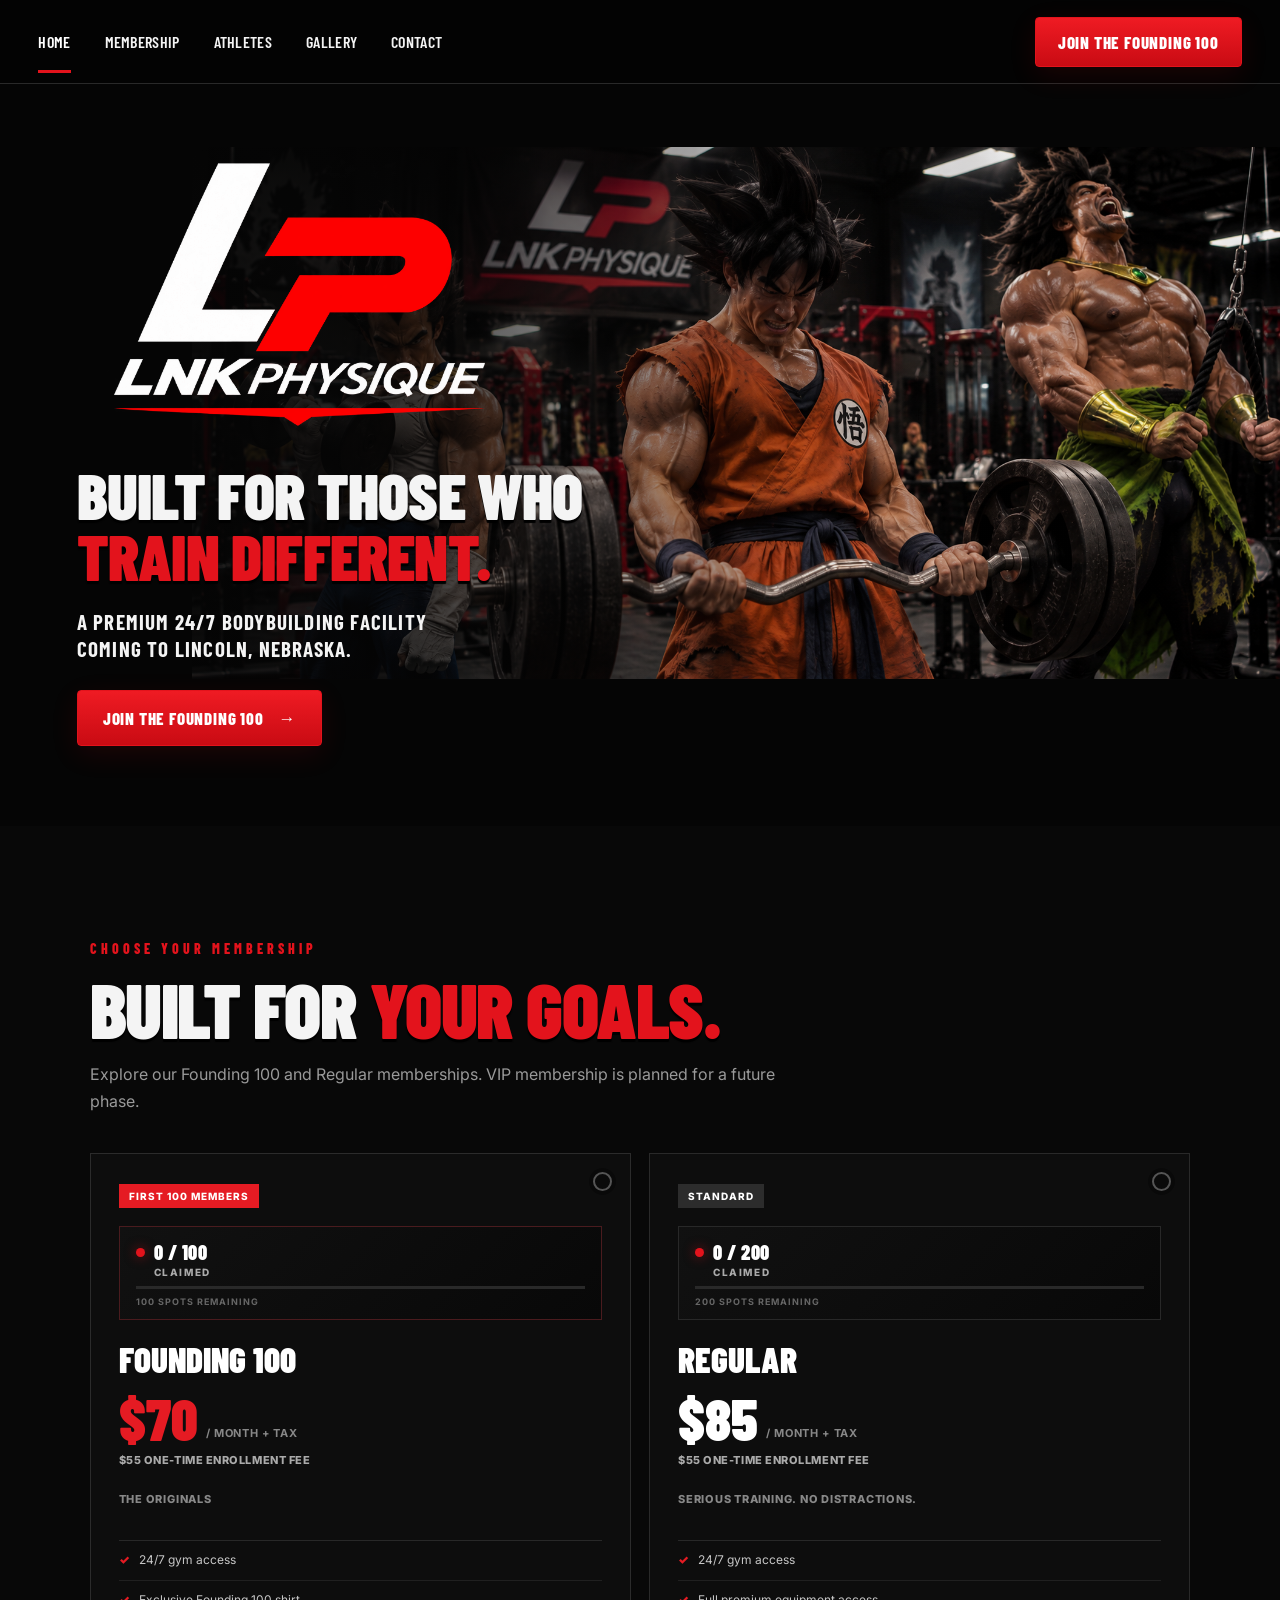
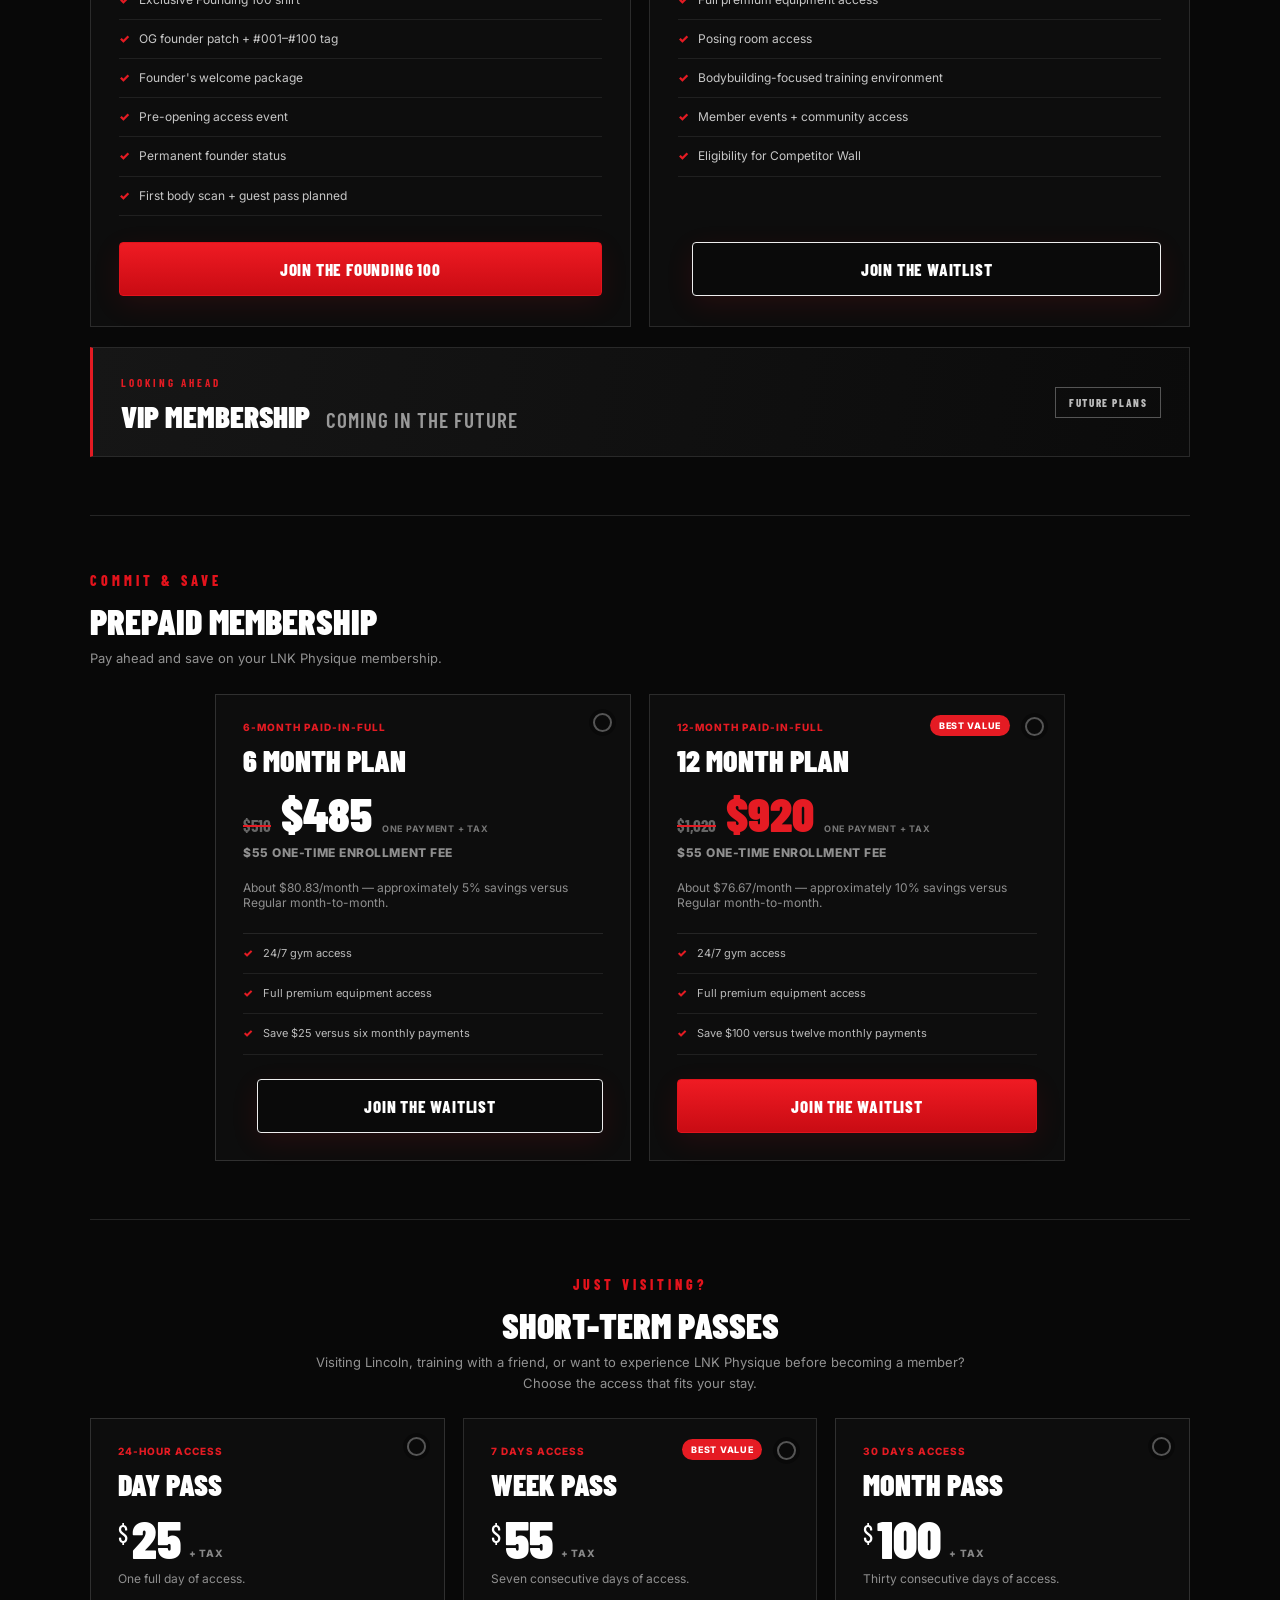
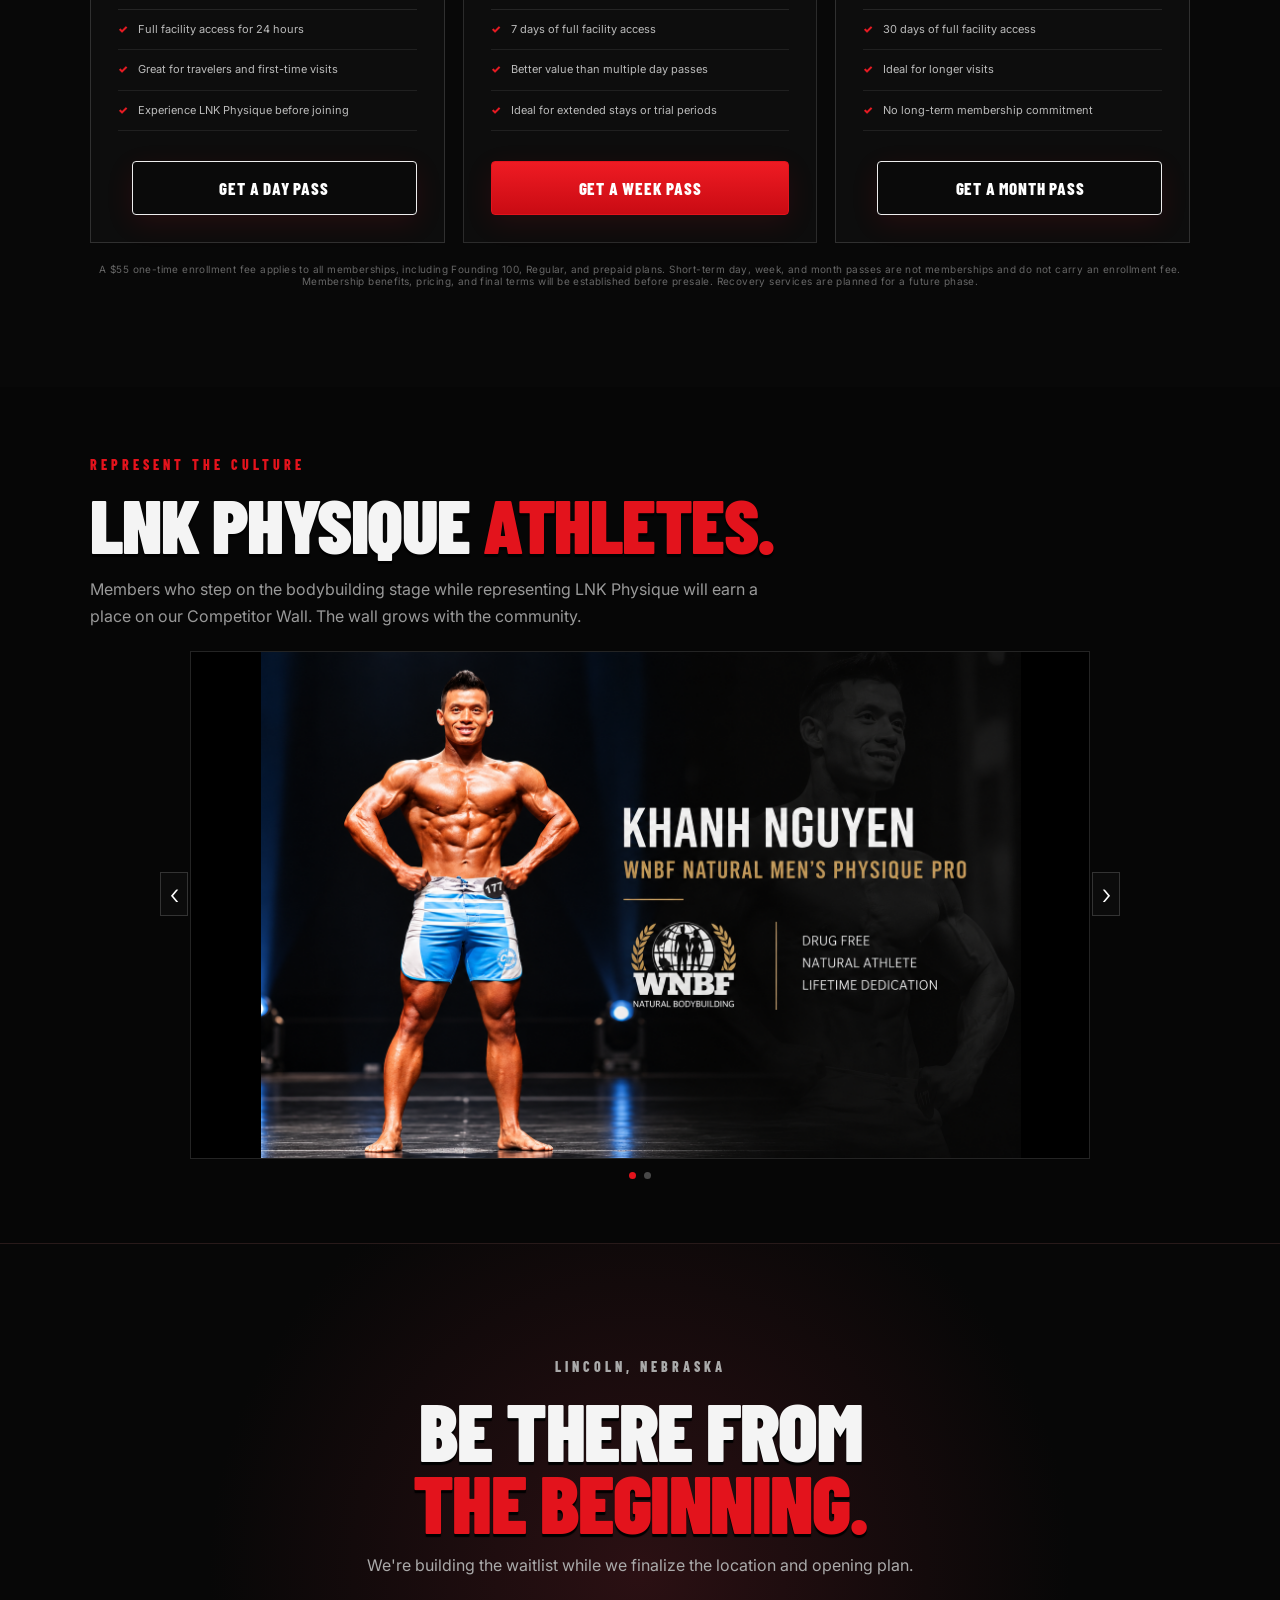
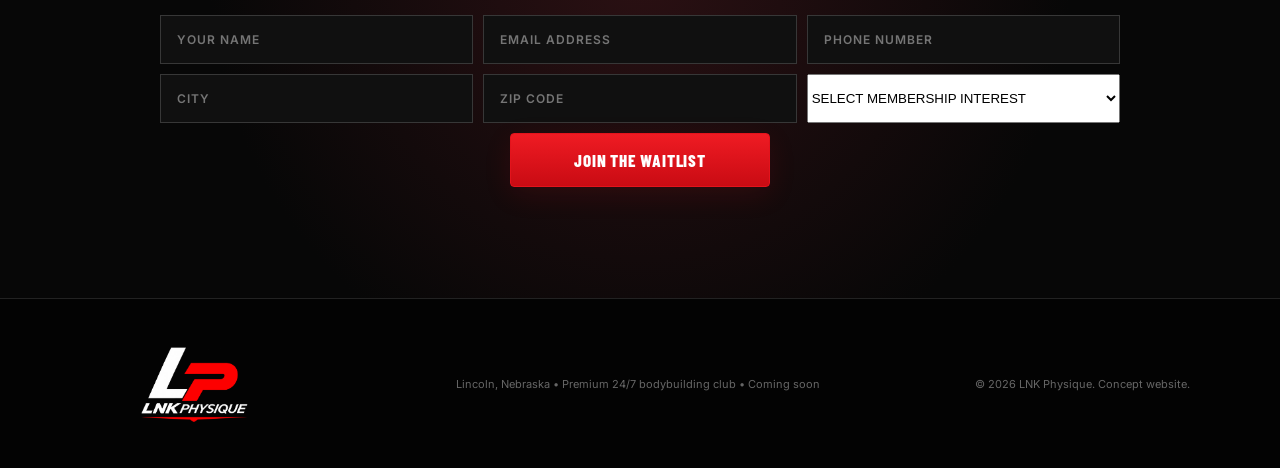
<file: index.html>
<!doctype html>
<html lang="en">
<head>
  <meta charset="UTF-8" />
  <meta name="viewport" content="width=device-width, initial-scale=1.0" />
  <meta name="description" content="LNK Physique Bodybuilding Club — a premium 24/7 bodybuilding gym coming to Lincoln, Nebraska." />
  <title>LNK Physique | Bodybuilding Club</title>
  <link rel="preconnect" href="https://fonts.googleapis.com">
  <link rel="preconnect" href="https://fonts.gstatic.com" crossorigin>
  <link href="https://fonts.googleapis.com/css2?family=Barlow+Condensed:wght@500;600;700;800;900&family=Inter:wght@400;500;600;700&display=swap" rel="stylesheet">
  <link rel="stylesheet" href="styles.css" />
</head>
<body>
<svg xmlns="http://www.w3.org/2000/svg" width="0" height="0" aria-hidden="true" focusable="false" style="position:absolute;overflow:hidden"><defs><filter id="lnk-logo-colors" color-interpolation-filters="sRGB"><feColorMatrix type="matrix" values="0 0 0 0 1  -2 0 0 0 1  -2 0 0 0 1  0 0 0 1 0"/></filter></defs></svg>
<header class="nav">

  <nav><a class="active" href="index.html#top">HOME</a><a href="index.html#founders">MEMBERSHIP</a><a href="index.html#athletes">ATHLETES</a><a href="gallery.html">GALLERY</a><a href="index.html#contact">CONTACT</a></nav>
  <a class="btn btn-nav" href="#founders">JOIN THE FOUNDING 100</a>
  <button class="mobile-menu-toggle" type="button" aria-label="Open navigation menu" aria-expanded="false" aria-controls="mobile-navigation"><span></span><span></span><span></span></button>
</header>
  <div class="mobile-nav" id="mobile-navigation" aria-hidden="true"><a href="index.html#top">HOME</a><a href="index.html#founders">MEMBERSHIP</a><a href="index.html#athletes">ATHLETES</a><a href="gallery.html">GALLERY</a><a href="index.html#contact">CONTACT</a><a class="mobile-nav-cta" href="index.html#founders">JOIN THE FOUNDING 100</a></div>


<main id="top">
<section class="hero">
  <div class="hero-overlay"></div>
  <div class="hero-content">
    <div class="hero-brand"><img class="hero-brand-logo" src="assets/LNK%20Physique%20LP%20Logo%20with%20Red%20Swoosh.png" alt="LNK Physique Bodybuilding Club"></div>
    <h1>BUILT FOR THOSE WHO<br><span>TRAIN DIFFERENT.</span></h1>
    <p class="hero-sub">A PREMIUM 24/7 BODYBUILDING FACILITY<br>COMING TO LINCOLN, NEBRASKA.</p>
    <div class="actions"><a class="btn" href="#founders">JOIN THE FOUNDING 100 <b>→</b></a></div>
  </div>
</section>



<section id="founders" class="memberships section">
  <div class="membership-heading">
    <p class="eyebrow">CHOOSE YOUR MEMBERSHIP</p>
    <h2>BUILT FOR <span>YOUR GOALS.</span></h2>
    <p>Explore our Founding 100 and Regular memberships. VIP membership is planned for a future phase.</p>
  </div>

  <div class="membership-cards">
    <article class="membership-card founding-tier selectable-option" data-plan="Founding 100">
      <div class="tier-tag">FIRST 100 MEMBERS</div>
      <div class="capacity-meter"><div class="capacity-count"><span class="capacity-dot"></span><strong>0 / 100</strong></div><span class="capacity-label">CLAIMED</span><div class="capacity-track"><i style="width:0%"></i></div><small>100 SPOTS REMAINING</small></div>
      <h3>FOUNDING 100</h3>
      <div class="tier-price"><strong>$70</strong><span>/ MONTH + TAX</span></div>
      <p class="enrollment-fee">$55 ONE-TIME ENROLLMENT FEE</p>
      <p class="tier-sub">THE ORIGINALS</p>
      <div class="tier-benefits">
        <p>24/7 gym access</p>
        
        <p>Exclusive Founding 100 shirt</p>
        <p>OG founder patch + #001–#100 tag</p>
        <p>Founder's welcome package</p>
        <p>Pre-opening access event</p>
        <p>Permanent founder status</p>
        <p>First body scan + guest pass planned</p>
      </div>
      <a class="btn plan-cta" href="#contact" data-plan="Founding 100">JOIN THE FOUNDING 100</a>
    </article>

    <article class="membership-card selectable-option" data-plan="Regular">
      <div class="tier-tag neutral">STANDARD</div>
      <div class="capacity-meter"><div class="capacity-count"><span class="capacity-dot"></span><strong>0 / 200</strong></div><span class="capacity-label">CLAIMED</span><div class="capacity-track"><i style="width:0%"></i></div><small>200 SPOTS REMAINING</small></div>
      <h3>REGULAR</h3>
      <div class="tier-price"><strong>$85</strong><span>/ MONTH + TAX</span></div>
      <p class="enrollment-fee">$55 ONE-TIME ENROLLMENT FEE</p>
      <p class="tier-sub">SERIOUS TRAINING. NO DISTRACTIONS.</p>
      <div class="tier-benefits">
        <p>24/7 gym access</p>
        <p>Full premium equipment access</p>
        <p>Posing room access</p>
        <p>Bodybuilding-focused training environment</p>
        <p>Member events + community access</p>
        <p>Eligibility for Competitor Wall</p>
      </div>
      <a class="btn btn-ghost plan-cta" href="#contact" data-plan="Regular">JOIN THE WAITLIST</a>
    </article>

  </div>
  <div class="vip-future-strip" aria-label="VIP membership future plans">
    <div class="vip-future-copy">
      <span class="vip-future-label">LOOKING AHEAD</span>
      <h3>VIP MEMBERSHIP <span>COMING IN THE FUTURE</span></h3>
    </div>
    <span class="vip-future-status">FUTURE PLANS</span>
  </div>
  <div class="prepaid-section">
    <div class="subsection-heading">
      <p class="eyebrow">COMMIT &amp; SAVE</p>
      <h3>PREPAID MEMBERSHIP</h3>
      <p>Pay ahead and save on your LNK Physique membership.</p>
    </div>
    <div class="prepaid-cards">
      <article class="prepaid-card selectable-option" data-plan="6 Month Plan">
        <span class="plan-kicker">6-MONTH PAID-IN-FULL</span>
        <h4>6 MONTH PLAN</h4>
        <div class="prepaid-price"><span class="was-price">$510</span><strong>$485</strong><small>ONE PAYMENT + TAX</small></div><p class="enrollment-fee">$55 ONE-TIME ENROLLMENT FEE</p>
        <p>About $80.83/month — approximately 5% savings versus Regular month-to-month.</p>
        <div class="mini-benefits"><p>24/7 gym access</p><p>Full premium equipment access</p><p>Save $25 versus six monthly payments</p></div>
        <a class="btn btn-ghost plan-cta" href="#contact" data-plan="6 Month Plan">JOIN THE WAITLIST</a>
      </article>
      <article class="prepaid-card featured-prepaid selectable-option" data-plan="12 Month Plan">
        <span class="best-value">BEST VALUE</span>
        <span class="plan-kicker">12-MONTH PAID-IN-FULL</span>
        <h4>12 MONTH PLAN</h4>
        <div class="prepaid-price"><span class="was-price">$1,020</span><strong>$920</strong><small>ONE PAYMENT + TAX</small></div><p class="enrollment-fee">$55 ONE-TIME ENROLLMENT FEE</p>
        <p>About $76.67/month — approximately 10% savings versus Regular month-to-month.</p>
        <div class="mini-benefits"><p>24/7 gym access</p><p>Full premium equipment access</p><p>Save $100 versus twelve monthly payments</p></div>
        <a class="btn plan-cta" href="#contact" data-plan="12 Month Plan">JOIN THE WAITLIST</a>
      </article>
    </div>
  </div>

  <div class="passes-section">
    <div class="subsection-heading centered">
      <p class="eyebrow">JUST VISITING?</p>
      <h3>SHORT-TERM PASSES</h3>
      <p>Visiting Lincoln, training with a friend, or want to experience LNK Physique before becoming a member? Choose the access that fits your stay.</p>
    </div>
    <div class="pass-cards">
      <article class="pass-card selectable-option" data-plan="Day Pass">
        <span class="plan-kicker">24-HOUR ACCESS</span>
        <h4>DAY PASS</h4>
        <div class="pass-price"><sup>$</sup><strong>25</strong><small>+ TAX</small></div>
        <p>One full day of access.</p>
        <div class="mini-benefits"><p>Full facility access for 24 hours</p><p>Great for travelers and first-time visits</p><p>Experience LNK Physique before joining</p></div>
        <a class="btn btn-ghost" href="#contact">GET A DAY PASS</a>
      </article>
      <article class="pass-card featured-pass selectable-option" data-plan="Week Pass">
        <span class="best-value">BEST VALUE</span>
        <span class="plan-kicker">7 DAYS ACCESS</span>
        <h4>WEEK PASS</h4>
        <div class="pass-price"><sup>$</sup><strong>55</strong><small>+ TAX</small></div>
        <p>Seven consecutive days of access.</p>
        <div class="mini-benefits"><p>7 days of full facility access</p><p>Better value than multiple day passes</p><p>Ideal for extended stays or trial periods</p></div>
        <a class="btn" href="#contact">GET A WEEK PASS</a>
      </article>
      <article class="pass-card selectable-option" data-plan="Month Pass">
        <span class="plan-kicker">30 DAYS ACCESS</span>
        <h4>MONTH PASS</h4>
        <div class="pass-price"><sup>$</sup><strong>100</strong><small>+ TAX</small></div>
        <p>Thirty consecutive days of access.</p>
        <div class="mini-benefits"><p>30 days of full facility access</p><p>Ideal for longer visits</p><p>No long-term membership commitment</p></div>
        <a class="btn btn-ghost" href="#contact">GET A MONTH PASS</a>
      </article>
    </div>
  </div>

  <p class="membership-disclaimer">A $55 one-time enrollment fee applies to all memberships, including Founding 100, Regular, and prepaid plans. Short-term day, week, and month passes are not memberships and do not carry an enrollment fee. Membership benefits, pricing, and final terms will be established before presale. Recovery services are planned for a future phase.</p>
</section>

<section id="athletes" class="athletes section athlete-feature-section">
  <p class="eyebrow">REPRESENT THE CULTURE</p>
  <h2>LNK PHYSIQUE <span>ATHLETES.</span></h2>
  <p class="athlete-intro">Members who step on the bodybuilding stage while representing LNK Physique will earn a place on our Competitor Wall. The wall grows with the community.</p>
  <div class="athlete-carousel" aria-label="LNK Physique athletes">
    <button class="athlete-arrow athlete-prev" type="button" aria-label="Previous athlete">‹</button>
    <div class="athlete-slides">
      <article class="athlete-slide active">
        <img src="assets/khanh-nguyen-athlete-banner.png" alt="Khanh Nguyen — WNBF Natural Men's Physique Pro">
      </article>
      <article class="athlete-slide">
        <img src="assets/gannon-pokorney-athlete-banner.png" alt="Gannon Pokorney — OCB Natural Classic Physique Pro">
      </article>
    </div>
    <button class="athlete-arrow athlete-next" type="button" aria-label="Next athlete">›</button>
    <div class="athlete-dots" aria-label="Athlete slide navigation"></div>
  </div>
</section>

<section id="contact" class="cta section">
  <p class="eyebrow">LINCOLN, NEBRASKA</p><h2>BE THERE FROM<br><span>THE BEGINNING.</span></h2>
  <p>We're building the waitlist while we finalize the location and opening plan.</p>
  <form id="waitlist">
    <input type="text" name="name" placeholder="YOUR NAME" required>
    <input type="email" name="email" placeholder="EMAIL ADDRESS" required>
    <input type="tel" name="phone" placeholder="PHONE NUMBER" autocomplete="tel" inputmode="tel" minlength="7" required aria-label="Phone number">
    <input type="text" name="city" placeholder="CITY" autocomplete="address-level2" required aria-label="City">
    <input type="text" name="zip" placeholder="ZIP CODE" autocomplete="postal-code" inputmode="numeric" pattern="[0-9]{5}(-[0-9]{4})?" title="Enter a 5-digit ZIP code (or ZIP+4)" required aria-label="ZIP code">
    <select id="membership-interest" name="membership_interest" required aria-label="Membership interest">
      <option value="">SELECT MEMBERSHIP INTEREST</option>
      <option value="Founding 100">FOUNDING 100 — $70/MONTH</option>
      <option value="Regular">REGULAR — $85/MONTH</option>
      <!-- VIP membership temporarily hidden; restore this option when VIP launches. -->
      <!-- <option value="VIP">VIP — $100/MONTH</option> -->
      <option value="6 Month Plan">6-MONTH PREPAID — $485</option>
      <option value="12 Month Plan">12-MONTH PREPAID — $920</option>
      <option value="Not Sure Yet">NOT SURE YET</option>
    </select>
    <button class="btn" type="submit">JOIN THE WAITLIST</button>
  </form>
  <p id="form-message" class="fine"></p>
</section>
</main>

<footer>
  <a class="logo-lockup" href="#top" aria-label="LNK Physique home"><img class="footer-logo" src="assets/LNK%20Physique%20LP%20Logo%20with%20Red%20Swoosh.png" alt="LNK Physique"></a>
  <p>Lincoln, Nebraska • Premium 24/7 bodybuilding club • Coming soon</p>
  <p>© <span id="year"></span> LNK Physique. Concept website.</p>
</footer>
<script src="script.js"></script>
</body></html>
</file>
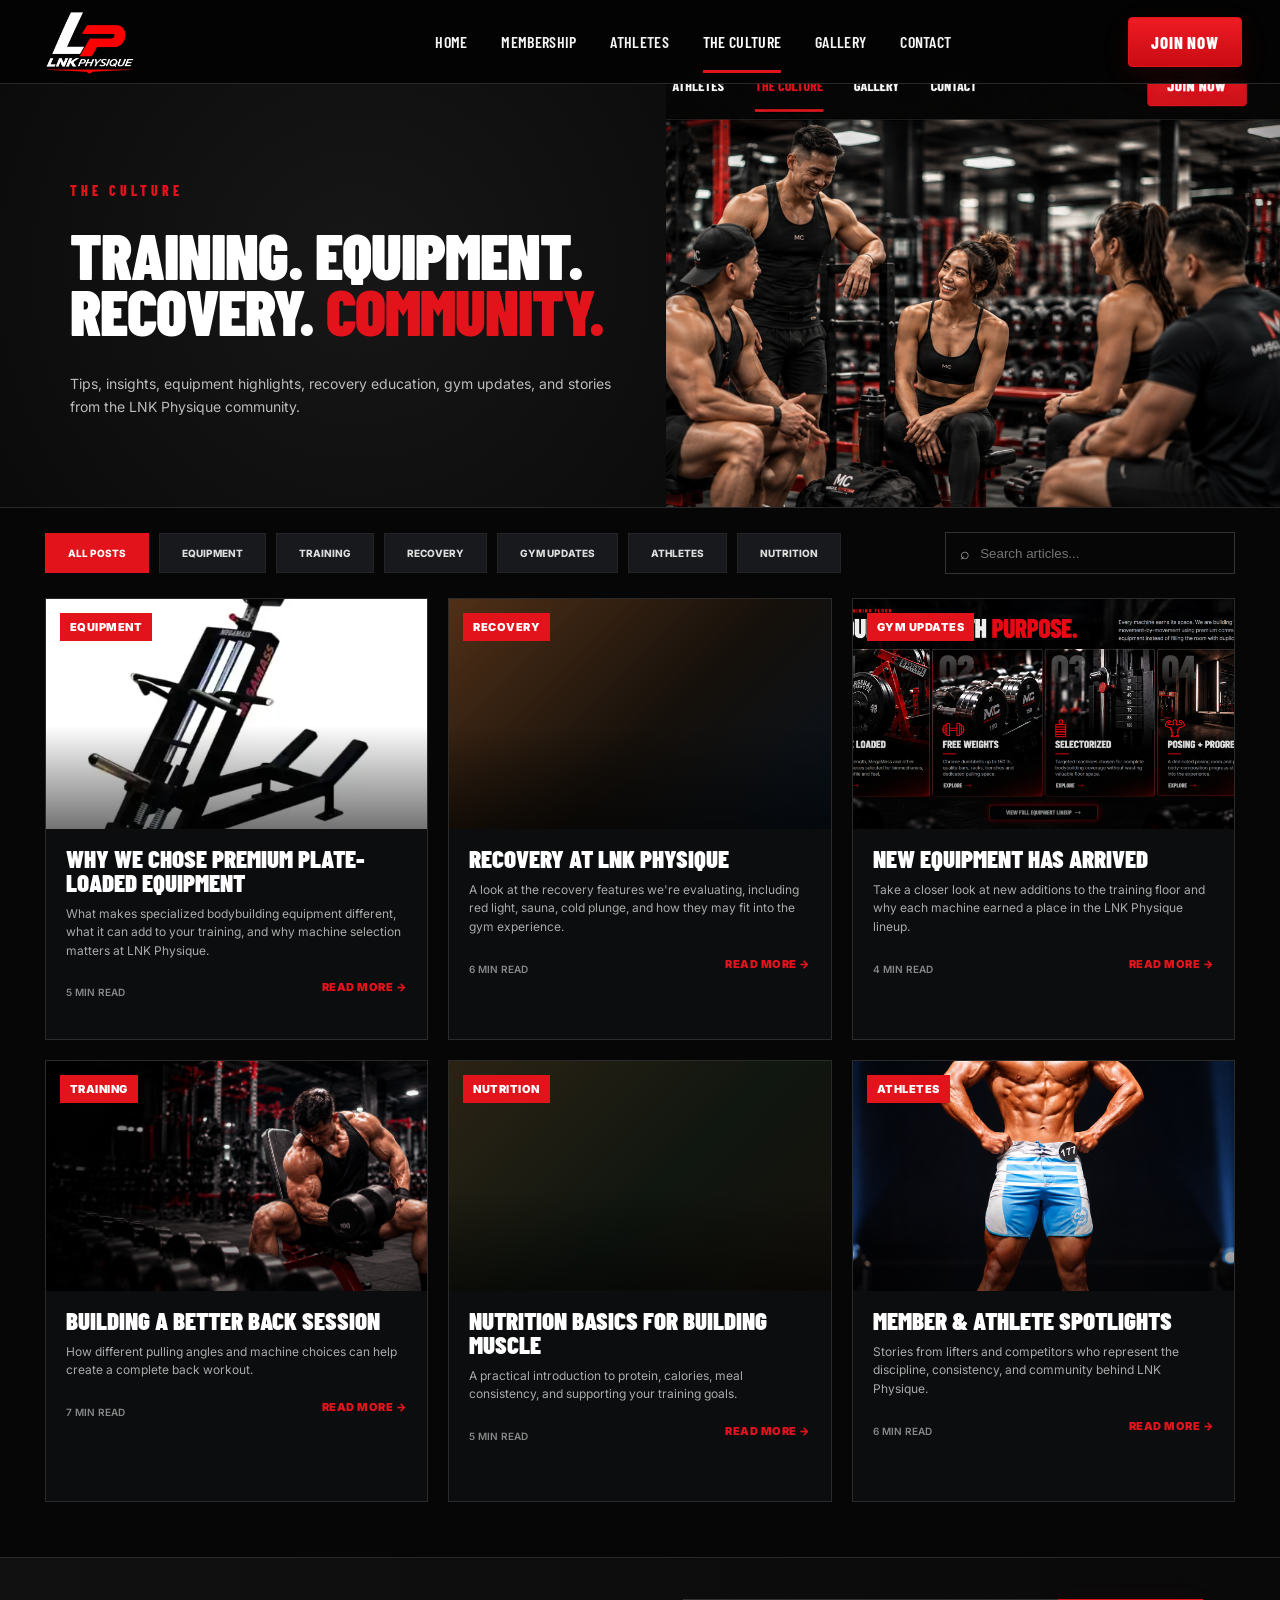
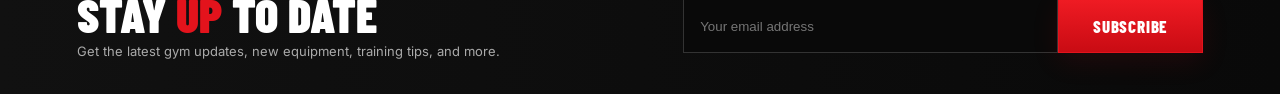
<file: culture.html>
<!doctype html>
<html lang="en">
<head>
<meta charset="utf-8"><meta name="viewport" content="width=device-width,initial-scale=1">
<title>The Culture | LNK Physique</title>
<link rel="preconnect" href="https://fonts.googleapis.com"><link rel="preconnect" href="https://fonts.gstatic.com" crossorigin>
<link href="https://fonts.googleapis.com/css2?family=Barlow+Condensed:wght@700;800;900&family=Inter:wght@400;600;700;800&display=swap" rel="stylesheet">
<link rel="stylesheet" href="styles.css">
</head>
<body>
<svg xmlns="http://www.w3.org/2000/svg" width="0" height="0" aria-hidden="true" focusable="false" style="position:absolute;overflow:hidden"><defs><filter id="lnk-logo-colors" color-interpolation-filters="sRGB"><feColorMatrix type="matrix" values="0 0 0 0 1  -2 0 0 0 1  -2 0 0 0 1  0 0 0 1 0"/></filter></defs></svg>
<header class="nav">
<a class="logo-lockup" href="index.html#top" aria-label="LNK Physique home"><img class="brand-logo" src="assets/LNK%20Physique%20LP%20Logo%20with%20Red%20Swoosh.png" alt="LNK Physique Bodybuilding Club"></a>
<nav><a href="index.html#top">HOME</a><a href="index.html#founders">MEMBERSHIP</a><a href="index.html#athletes">ATHLETES</a><a class="active" href="culture.html">THE CULTURE</a><a href="gallery.html">GALLERY</a><a href="index.html#contact">CONTACT</a></nav>
<a class="btn btn-nav" href="index.html#founders">JOIN NOW</a>
</header>
<main class="culture-page">
<section class="culture-hero">
 <div class="culture-hero-copy"><p class="eyebrow">THE CULTURE</p><h1>TRAINING. EQUIPMENT.<br>RECOVERY. <span>COMMUNITY.</span></h1><p>Tips, insights, equipment highlights, recovery education, gym updates, and stories from the LNK Physique community.</p></div>
 <div class="culture-hero-photo"></div>
</section>
<section class="culture-feed">
 <div class="culture-toolbar"><div class="culture-filters"><button class="active">ALL POSTS</button><button>EQUIPMENT</button><button>TRAINING</button><button>RECOVERY</button><button>GYM UPDATES</button><button>ATHLETES</button><button>NUTRITION</button></div><label class="culture-search">⌕ <input type="search" placeholder="Search articles..."></label></div>
 <div class="culture-grid">
  <article class="culture-card"><div class="culture-card-image equipment-story"><span>EQUIPMENT</span></div><div class="culture-card-body"><h2>WHY WE CHOSE PREMIUM PLATE-LOADED EQUIPMENT</h2><p>What makes specialized bodybuilding equipment different, what it can add to your training, and why machine selection matters at LNK Physique.</p><small>5 MIN READ</small><a href="#">READ MORE →</a></div></article>
  <article class="culture-card"><div class="culture-card-image recovery-story"><span>RECOVERY</span></div><div class="culture-card-body"><h2>RECOVERY AT LNK PHYSIQUE</h2><p>A look at the recovery features we're evaluating, including red light, sauna, cold plunge, and how they may fit into the gym experience.</p><small>6 MIN READ</small><a href="#">READ MORE →</a></div></article>
  <article class="culture-card"><div class="culture-card-image update-story"><span>GYM UPDATES</span></div><div class="culture-card-body"><h2>NEW EQUIPMENT HAS ARRIVED</h2><p>Take a closer look at new additions to the training floor and why each machine earned a place in the LNK Physique lineup.</p><small>4 MIN READ</small><a href="#">READ MORE →</a></div></article>
  <article class="culture-card"><div class="culture-card-image training-story"><span>TRAINING</span></div><div class="culture-card-body"><h2>BUILDING A BETTER BACK SESSION</h2><p>How different pulling angles and machine choices can help create a complete back workout.</p><small>7 MIN READ</small><a href="#">READ MORE →</a></div></article>
  <article class="culture-card"><div class="culture-card-image nutrition-story"><span>NUTRITION</span></div><div class="culture-card-body"><h2>NUTRITION BASICS FOR BUILDING MUSCLE</h2><p>A practical introduction to protein, calories, meal consistency, and supporting your training goals.</p><small>5 MIN READ</small><a href="#">READ MORE →</a></div></article>
  <article class="culture-card"><div class="culture-card-image athlete-story"><span>ATHLETES</span></div><div class="culture-card-body"><h2>MEMBER & ATHLETE SPOTLIGHTS</h2><p>Stories from lifters and competitors who represent the discipline, consistency, and community behind LNK Physique.</p><small>6 MIN READ</small><a href="#">READ MORE →</a></div></article>
 </div>
</section>
<section class="culture-subscribe"><div><h2>STAY <span>UP</span> TO DATE</h2><p>Get the latest gym updates, new equipment, training tips, and more.</p></div><form onsubmit="return false"><input type="email" placeholder="Your email address"><button class="btn">SUBSCRIBE</button></form></section>
</main>
<script src="script.js"></script>
</body></html>
</file>
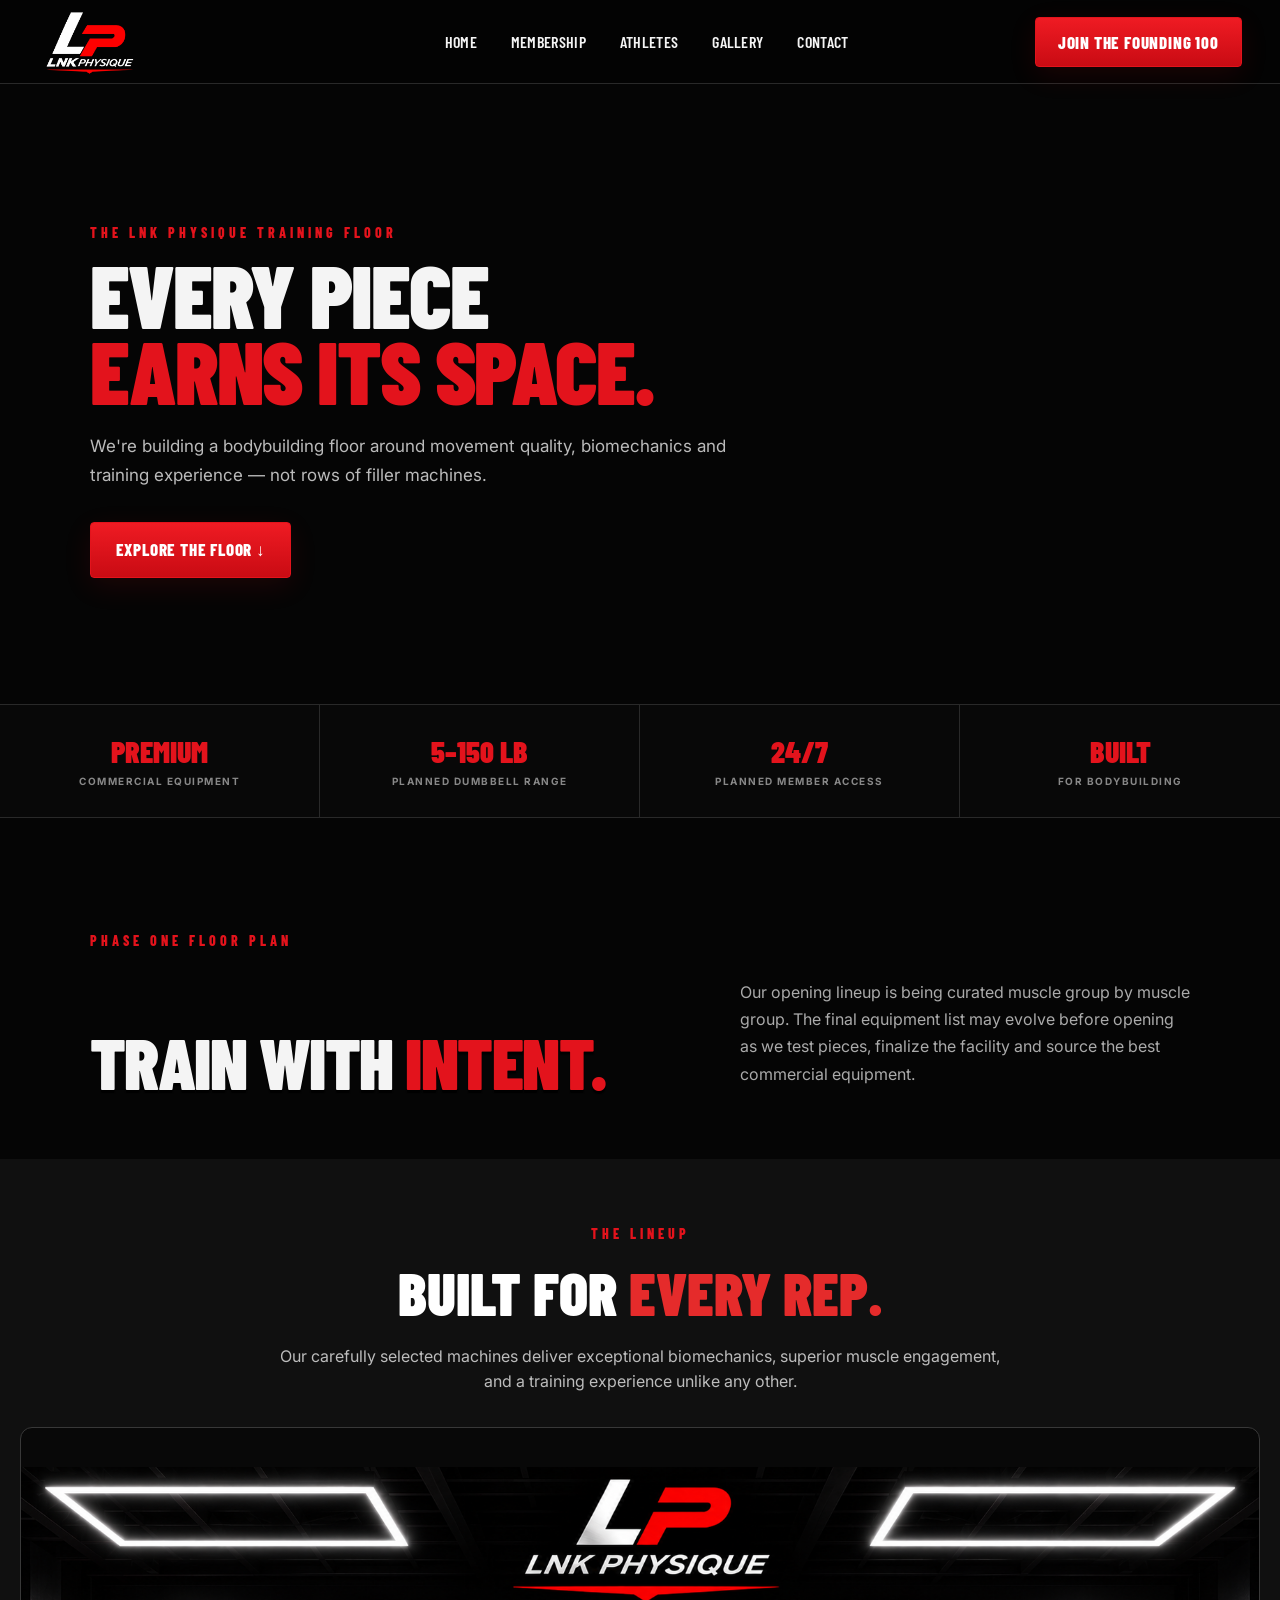
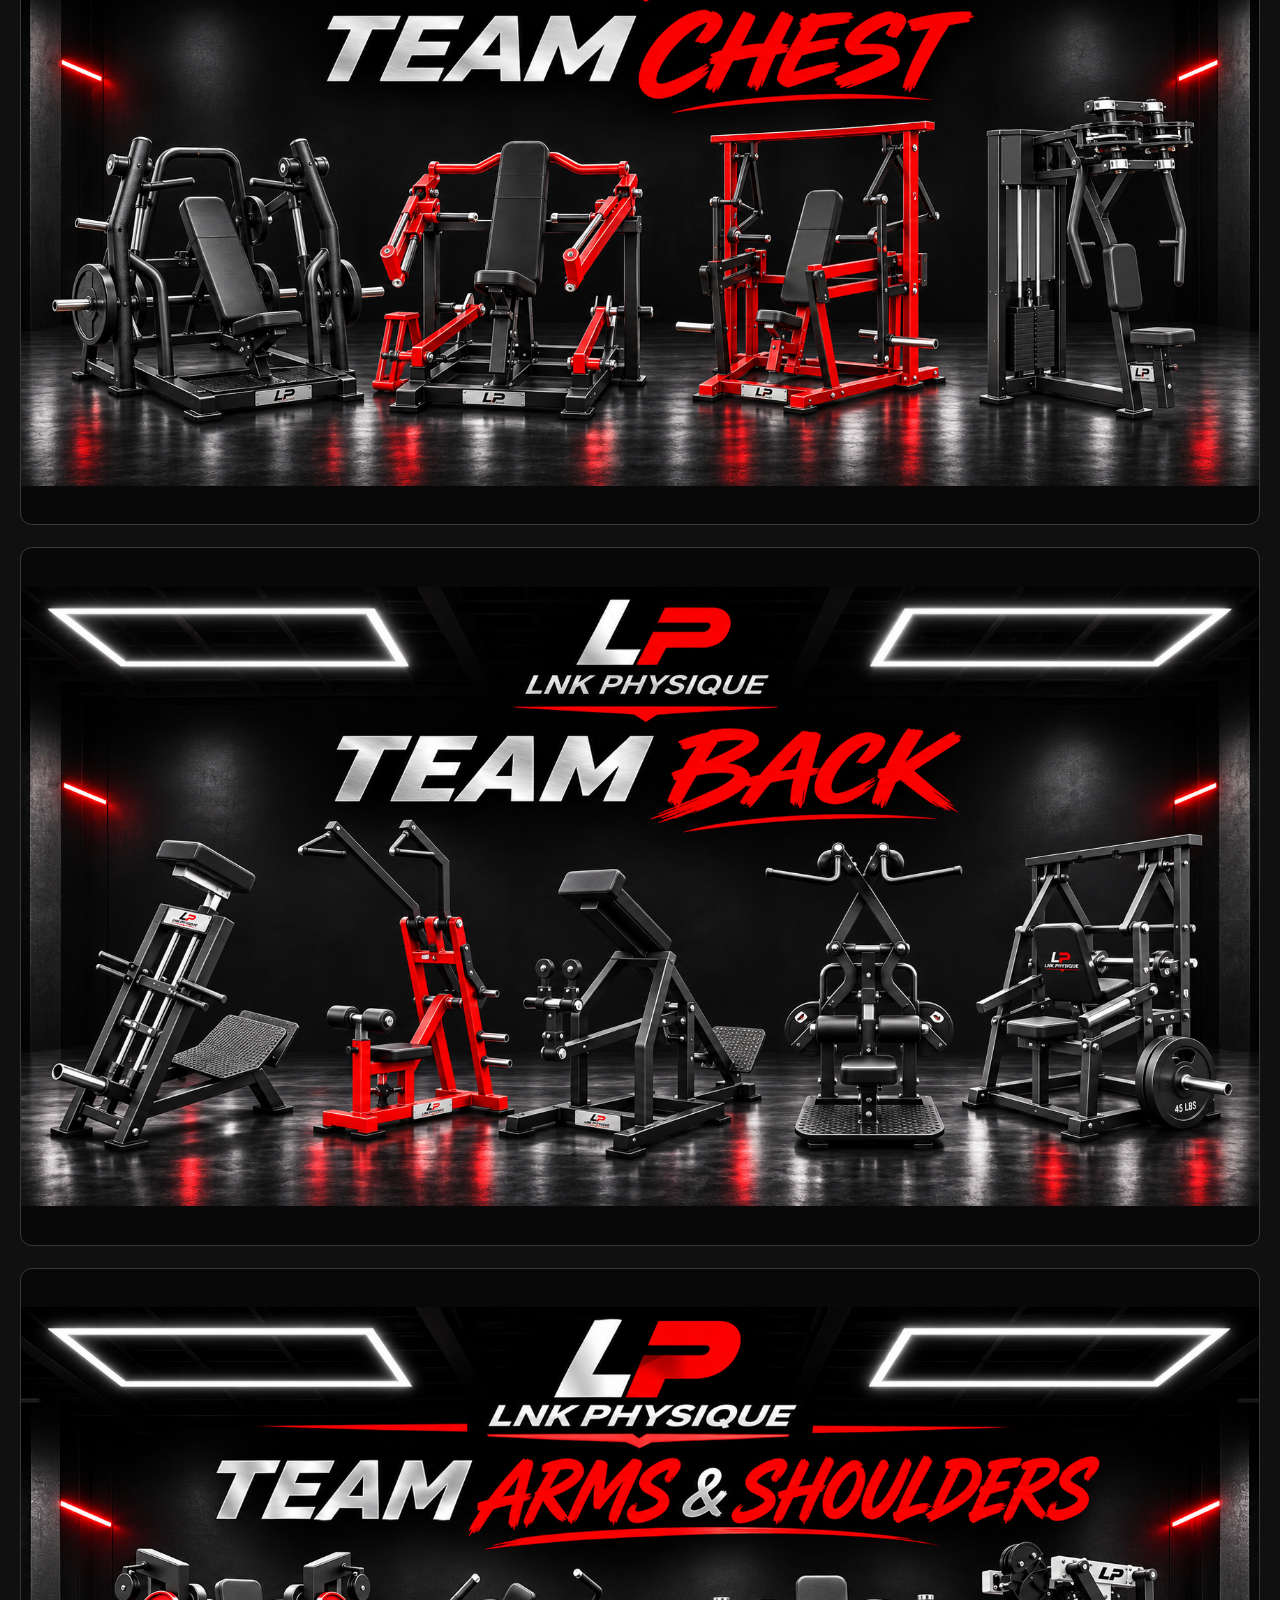
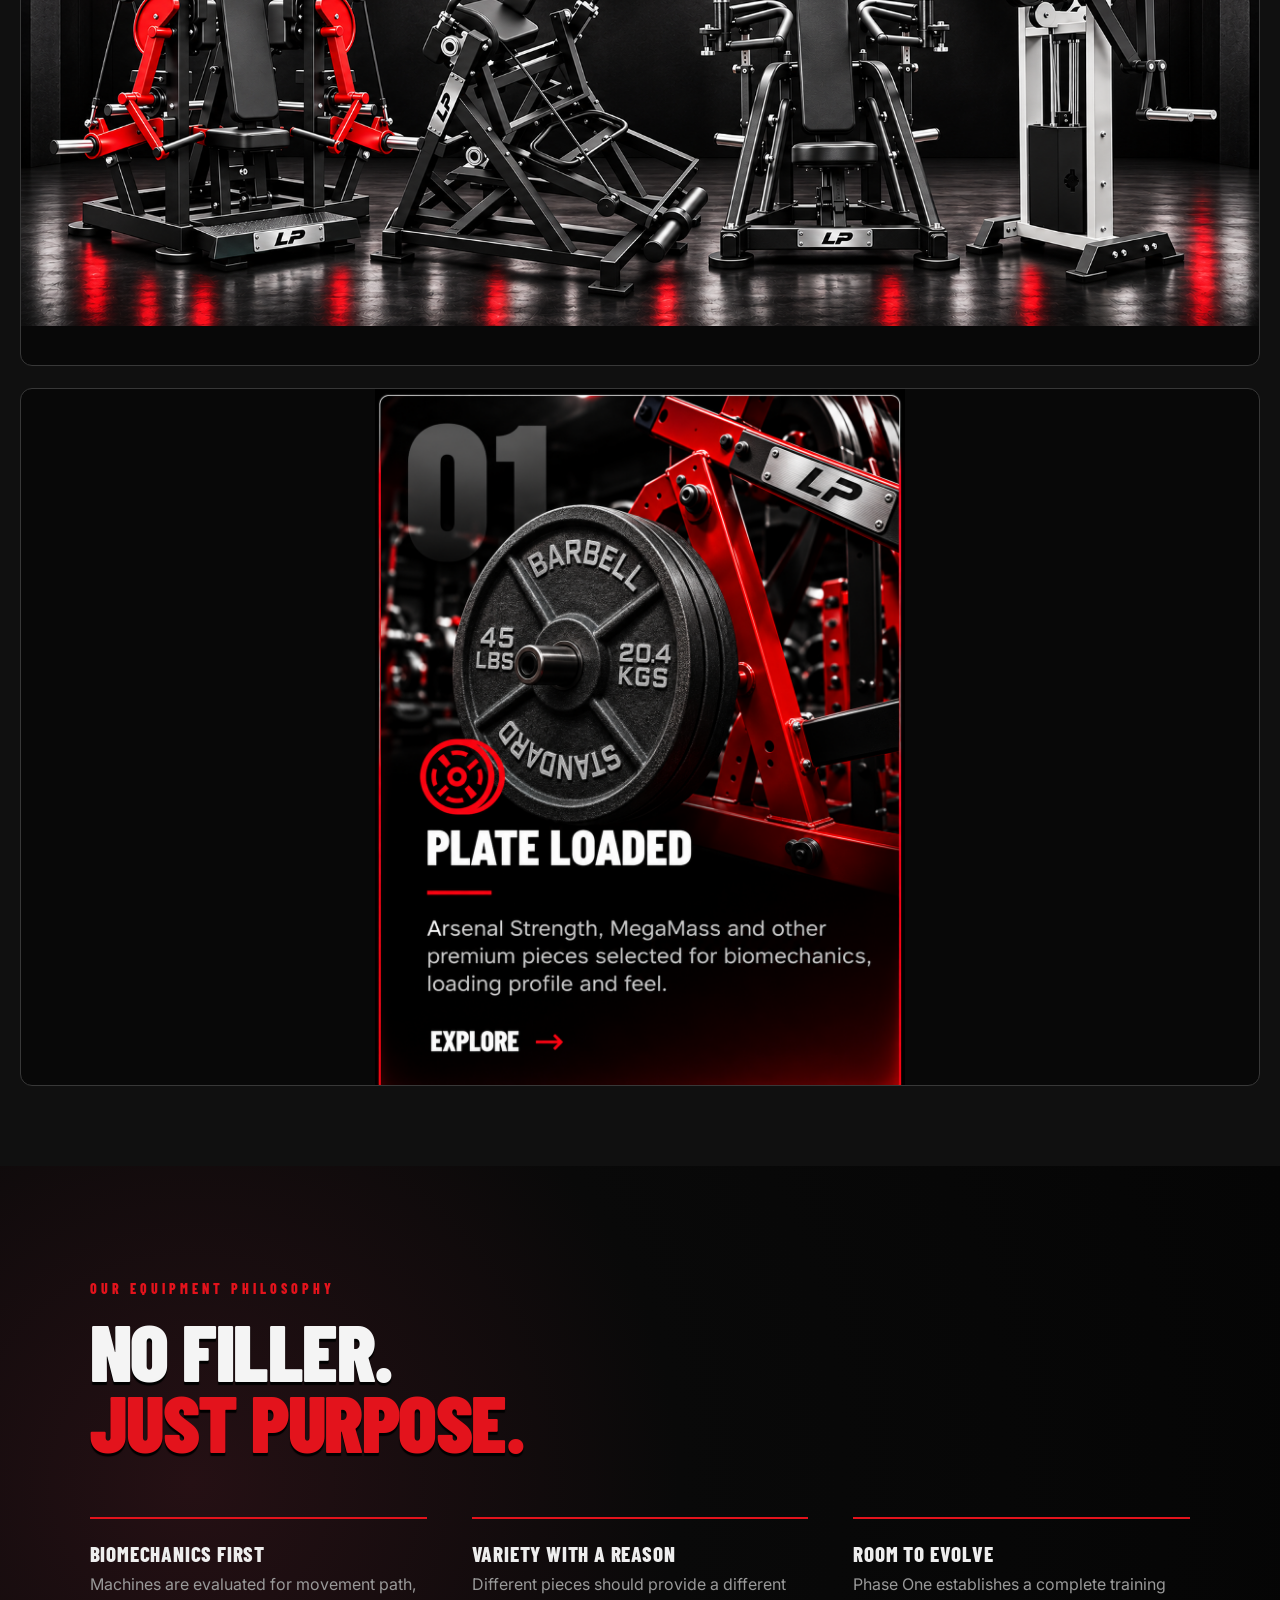
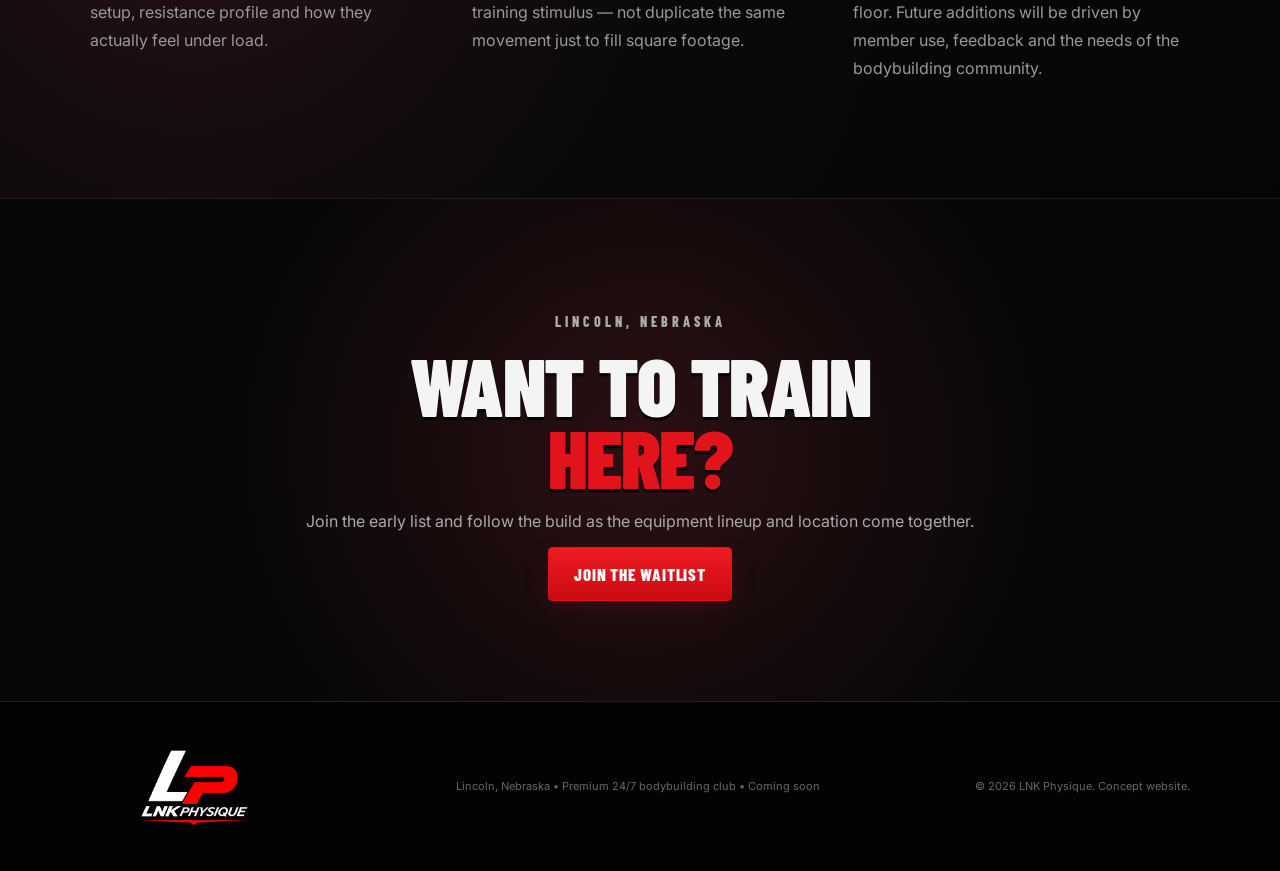
<file: equipment.html>
<!doctype html>
<html lang="en">
<head>
  <meta charset="UTF-8" />
  <meta name="viewport" content="width=device-width, initial-scale=1.0" />
  <meta name="description" content="Explore the planned training floor at LNK Physique Bodybuilding Club in Lincoln, Nebraska." />
  <title>Equipment | LNK Physique Bodybuilding Club</title>
  <link rel="preconnect" href="https://fonts.googleapis.com">
  <link rel="preconnect" href="https://fonts.gstatic.com" crossorigin>
  <link href="https://fonts.googleapis.com/css2?family=Barlow+Condensed:wght@500;600;700;800;900&family=Inter:wght@400;500;600;700&display=swap" rel="stylesheet">
  <link rel="stylesheet" href="styles.css" />
<style>
.mc-catalog-interactive{padding:30px max(24px,calc((100vw - 1250px)/2)) 90px;background:#101010;color:#fff}
.mc-catalog-interactive .mc-catalog-lead{max-width:760px;color:#bdbdbd;line-height:1.7;margin:12px 0 26px}
.mc-muscle-tabs{display:grid;grid-template-columns:repeat(7,minmax(0,1fr));gap:10px;margin:0 0 30px}
.mc-muscle-tab{font:800 14px 'Barlow Condensed',sans-serif;letter-spacing:.055em;color:#ddd;background:#202020;border:1px solid #363636;border-radius:10px;cursor:pointer;display:flex;min-height:110px;flex-direction:column;align-items:center;justify-content:center;gap:9px;padding:14px 6px;transition:.2s}
.mc-muscle-tab:hover,.mc-muscle-tab:focus-visible{border-color:#e43636;color:#fff;outline-offset:3px}
.mc-muscle-tab.is-active{background:#8f1818;border-color:#e43636;color:#fff}
.mc-muscle-icon{font-size:29px;line-height:1;display:flex;align-items:center;justify-content:center;height:44px}.mc-muscle-icon svg{width:42px;height:42px;display:block}.mc-tab-count{font:600 11px Inter,sans-serif;opacity:.65}
.mc-gallery-panel[hidden]{display:none!important}
.mc-panel-heading{display:flex;align-items:end;justify-content:space-between;gap:15px;margin:0 0 20px;border-bottom:1px solid #383838;padding-bottom:18px}
.mc-panel-heading h3{font:900 clamp(30px,4vw,48px) 'Barlow Condensed',sans-serif;margin:4px 0 0}
.mc-panel-heading>span{font:600 12px Inter,sans-serif;color:#aaa}
.mc-equipment-grid{display:grid;grid-template-columns:repeat(4,minmax(0,1fr));gap:12px}
.mc-machine{overflow:hidden;background:#1c1c1c;border:1px solid #333;border-radius:10px}
.mc-machine-photo{width:100%;aspect-ratio:4/3;position:relative;background:#fff;overflow:hidden;min-width:0}
.mc-machine-photo>img:not(.mc-brand-watermark){position:absolute;inset:0;display:block;width:100%;height:100%;max-width:100%;max-height:100%;object-fit:contain;object-position:center;background:#fff}
.mc-machine-photo img[hidden]{display:none}
.mc-photo-placeholder{position:absolute;inset:0;display:flex;flex-direction:column;align-items:center;justify-content:center;gap:10px;color:#888}
.mc-photo-placeholder[hidden]{display:none}
.mc-photo-placeholder span{font-size:56px}.mc-photo-placeholder small{font:700 11px Inter,sans-serif;letter-spacing:.12em}
.mc-machine-info{padding:12px 10px;display:flex;justify-content:space-between;gap:12px;align-items:start}
.mc-machine-info h4{font:800 17px 'Barlow Condensed',sans-serif;margin:0;line-height:1.2}
.mc-machine-info span{font:700 10px Inter,sans-serif;letter-spacing:.08em;color:#aaa;white-space:nowrap}
@media(max-width:950px){.mc-muscle-tabs{grid-template-columns:repeat(4,minmax(0,1fr))}.mc-equipment-grid{grid-template-columns:repeat(3,minmax(0,1fr))}}
@media(max-width:580px){.mc-catalog-interactive{padding:28px 16px 60px}.mc-muscle-tabs{grid-template-columns:repeat(2,minmax(0,1fr));gap:8px}.mc-muscle-tab{min-height:86px}.mc-equipment-grid{grid-template-columns:repeat(2,minmax(0,1fr));gap:8px}.mc-machine-info{flex-direction:column;gap:6px}.mc-machine-info h4{font-size:16px}.mc-panel-heading{align-items:start;flex-direction:column}}


.mc-machine-photo .mc-brand-watermark{position:absolute;right:12px;bottom:12px;width:58px;height:58px;object-fit:contain;background:rgba(10,10,10,.68);padding:6px;border-radius:9px;z-index:3;pointer-events:none;filter:drop-shadow(0 2px 4px rgba(0,0,0,.5))}
@media(max-width:580px){.mc-machine-photo .mc-brand-watermark{width:46px;height:46px;right:9px;bottom:9px}}

.mc-muscle-icon.mc-anatomy-icon{height:66px;width:100%;display:flex;align-items:center;justify-content:center}
.mc-muscle-icon.mc-anatomy-icon img{display:block;width:88px;max-width:95%;height:66px;object-fit:contain}
.mc-muscle-tab{min-height:132px}
@media(max-width:580px){.mc-muscle-tab{min-height:116px}.mc-muscle-icon.mc-anatomy-icon img{width:78px;height:60px}}

/* Let the tab background show through the black areas of the anatomy artwork. */
.mc-muscle-icon.mc-anatomy-icon img{mix-blend-mode:screen}
.mc-muscle-tab.is-active{background:#202020;border-color:#e43636;box-shadow:inset 0 0 0 1px rgba(228,54,54,.25)}

/* Knock out the dark rectangular image background instead of blending it. */
.mc-muscle-icon.mc-anatomy-icon img{mix-blend-mode:normal;filter:url(#mc-remove-icon-bg)}

/* Equipment image preview: hover magnification and accessible full-size lightbox. */
.mc-machine-photo:has(>img:not([hidden])){cursor:zoom-in}
.mc-machine-photo>img:not(.mc-brand-watermark){transition:transform .25s ease}
@media(hover:hover) and (prefers-reduced-motion:no-preference){.mc-machine-photo:hover>img:not([hidden]){transform:scale(1.13)}}
.mc-machine-photo:focus-visible{outline:3px solid #e43636;outline-offset:-3px}
.mc-zoom-modal[hidden]{display:none!important}
.mc-zoom-modal{position:fixed;inset:0;z-index:10000;background:rgba(0,0,0,.93);display:flex;align-items:center;justify-content:center;padding:64px 24px 48px}
.mc-zoom-modal img{display:block;max-width:100%;max-height:calc(100dvh - 135px);object-fit:contain;background:#fff;border-radius:5px}
.mc-zoom-close{position:absolute;top:15px;right:20px;background:#242424;color:#fff;border:1px solid #777;border-radius:50%;width:46px;height:46px;font-size:30px;line-height:1;cursor:pointer}
.mc-zoom-caption{position:absolute;bottom:12px;left:20px;right:20px;text-align:center;color:#fff;font:700 16px 'Barlow Condensed',sans-serif}
@media(prefers-reduced-motion:reduce){.mc-machine-photo>img{transition:none!important}}
.mc-machine-description{margin:4px 0 0;font:600 12px Inter,sans-serif;letter-spacing:.035em;color:#bbb}
.mc-team-showcase{background:#101010;color:#fff;padding:52px max(20px,calc((100vw - 1300px)/2)) 80px}
.mc-team-showcase-intro{text-align:center;margin:0 auto 32px;max-width:720px}
.mc-team-showcase-intro h2{font:900 clamp(34px,5vw,60px) 'Barlow Condensed',sans-serif;margin:8px 0 10px}
.mc-team-showcase-intro h2 span{color:#e52b2b}
.mc-team-showcase-intro>p:last-child{color:#bcbcbc;line-height:1.6}
.mc-team-showcase-gallery{display:grid;gap:22px}
.mc-team-showcase-gallery figure{margin:0;overflow:hidden;border:1px solid #383838;border-radius:12px;background:#080808}
.mc-team-showcase-gallery img{display:block;width:100%;height:auto;aspect-ratio:16/9;object-fit:contain}
@media(max-width:600px){.mc-team-showcase{padding:35px 14px 55px}.mc-team-showcase-gallery{gap:14px}.mc-team-showcase-gallery figure{border-radius:7px}}
</style>
</head>
<body>
<svg xmlns="http://www.w3.org/2000/svg" width="0" height="0" aria-hidden="true" focusable="false" style="position:absolute;overflow:hidden"><defs><filter id="lnk-logo-colors" color-interpolation-filters="sRGB"><feColorMatrix type="matrix" values="0 0 0 0 1  -2 0 0 0 1  -2 0 0 0 1  0 0 0 1 0"/></filter></defs></svg>
<header class="nav">
  <a class="logo-lockup" href="index.html" aria-label="LNK Physique home"><img class="brand-logo" src="assets/LNK%20Physique%20LP%20Logo%20with%20Red%20Swoosh.png" alt="LNK Physique Bodybuilding Club"></a>
  <nav><a href="index.html#top">HOME</a><a href="index.html#founders">MEMBERSHIP</a><a href="index.html#athletes">ATHLETES</a><a href="gallery.html">GALLERY</a><a href="index.html#contact">CONTACT</a></nav>
  <a class="btn btn-nav" href="index.html#founders">JOIN THE FOUNDING 100</a>
  <button class="mobile-menu-toggle" type="button" aria-label="Open navigation menu" aria-expanded="false" aria-controls="mobile-navigation"><span></span><span></span><span></span></button>
</header>
  <div class="mobile-nav" id="mobile-navigation" aria-hidden="true"><a href="index.html#top">HOME</a><a href="index.html#founders">MEMBERSHIP</a><a href="index.html#athletes">ATHLETES</a><a href="gallery.html">GALLERY</a><a href="index.html#contact">CONTACT</a><a class="mobile-nav-cta" href="index.html#founders">JOIN THE FOUNDING 100</a></div>


<svg aria-hidden="true" width="0" height="0" style="position:absolute;pointer-events:none"><defs><filter id="mc-remove-icon-bg" color-interpolation-filters="sRGB"><feColorMatrix type="matrix" values="1 0 0 0 0  0 1 0 0 0  0 0 1 0 0  2 2 2 0 -0.5"/></filter></defs></svg>
<main class="equipment-page">
<section class="equipment-hero">
  <div class="equipment-hero-copy">
    <p class="eyebrow">THE LNK PHYSIQUE TRAINING FLOOR</p>
    <h1>EVERY PIECE<br><span>EARNS ITS SPACE.</span></h1>
    <p>We're building a bodybuilding floor around movement quality, biomechanics and training experience — not rows of filler machines.</p>
    <a class="btn" href="#floor">EXPLORE THE FLOOR ↓</a>
  </div>
</section>

<section class="equipment-stats">
  <div><strong>PREMIUM</strong><span>COMMERCIAL EQUIPMENT</span></div>
  <div><strong>5–150 LB</strong><span>PLANNED DUMBBELL RANGE</span></div>
  <div><strong>24/7</strong><span>PLANNED MEMBER ACCESS</span></div>
  <div><strong>BUILT</strong><span>FOR BODYBUILDING</span></div>
</section>

<section id="floor" class="section equipment-intro">
  <p class="eyebrow">PHASE ONE FLOOR PLAN</p>
  <div class="section-head">
    <h2>TRAIN WITH <span>INTENT.</span></h2>
    <p>Our opening lineup is being curated muscle group by muscle group. The final equipment list may evolve before opening as we test pieces, finalize the facility and source the best commercial equipment.</p>
  </div>
</section>


<section class="mc-team-showcase" aria-label="LNK Physique equipment showcase">
  <div class="mc-team-showcase-intro">
    <p class="eyebrow">THE LINEUP</p>
    <h2>BUILT FOR <span>EVERY REP.</span></h2>
    <p>Our carefully selected machines deliver exceptional biomechanics, superior muscle engagement, and a training experience unlike any other.</p>
  </div>
  <div class="mc-team-showcase-gallery">
    <figure><img src="assets/Team%20Chest_%20Red%20and%20Steel%20Gym%20Machines.png" alt="LNK Physique Team Chest equipment showcase" loading="eager"></figure>
    <figure><img src="assets/LNK%20Physique%20Team%20Back%20Showcase.png" alt="LNK Physique Team Back equipment showcase" loading="lazy"></figure>
    <figure><img src="assets/Team%20Arms%20%26%20Shoulders%20Gym%20Banner.png" alt="LNK Physique Team Arms and Shoulders equipment showcase" loading="lazy"></figure>
    <figure><img src="assets/Barbell%20Standard%20Plate-Loaded%20Machine.png" alt="LNK Physique plate-loaded strength equipment featuring cast iron Olympic plates and LP nameplate" loading="lazy"></figure>
  </div>
</section>

<section class="equipment-philosophy section">
  <p class="eyebrow">OUR EQUIPMENT PHILOSOPHY</p>
  <h2>NO FILLER.<br><span>JUST PURPOSE.</span></h2>
  <div class="philosophy-grid"><p><b>BIOMECHANICS FIRST</b><br>Machines are evaluated for movement path, setup, resistance profile and how they actually feel under load.</p><p><b>VARIETY WITH A REASON</b><br>Different pieces should provide a different training stimulus — not duplicate the same movement just to fill square footage.</p><p><b>ROOM TO EVOLVE</b><br>Phase One establishes a complete training floor. Future additions will be driven by member use, feedback and the needs of the bodybuilding community.</p></div>
</section>

<section class="cta section">
  <p class="eyebrow">LINCOLN, NEBRASKA</p><h2>WANT TO TRAIN<br><span>HERE?</span></h2>
  <p>Join the early list and follow the build as the equipment lineup and location come together.</p>
  <a class="btn" href="index.html#contact">JOIN THE WAITLIST</a>
</section>
</main>

<footer>
  <a href="index.html"><img class="footer-logo" src="assets/LNK%20Physique%20LP%20Logo%20with%20Red%20Swoosh.png" alt="LNK Physique Bodybuilding Club"></a>
  <p>Lincoln, Nebraska • Premium 24/7 bodybuilding club • Coming soon</p>
  <p>© <span id="year"></span> LNK Physique. Concept website.</p>
</footer>
<div class="mc-zoom-modal" id="mc-zoom-modal" role="dialog" aria-modal="true" aria-label="Equipment photo enlarged" hidden><button type="button" class="mc-zoom-close" aria-label="Close enlarged photo">×</button><img alt=""><div class="mc-zoom-caption"></div></div>
<script src="script.js"></script>

<script>
(function(){
const modal=document.getElementById('mc-zoom-modal');
const preview=modal.querySelector('img'),caption=modal.querySelector('.mc-zoom-caption'),close=modal.querySelector('button');
let previousFocus=null;
function openZoom(photo){
 const img=photo.querySelector('img:not([hidden])');
 if(!img||!img.complete||img.naturalWidth===0)return;
 previousFocus=document.activeElement;
 preview.src=img.currentSrc||img.src;
 preview.alt=img.alt||'Equipment photo';
 caption.textContent=photo.closest('.mc-machine')?.querySelector('.mc-machine-info h4')?.textContent||img.alt;
 modal.hidden=false;document.body.style.overflow='hidden';close.focus();
}
function closeZoom(){modal.hidden=true;preview.removeAttribute('src');document.body.style.overflow='';if(previousFocus?.isConnected)previousFocus.focus()}
document.querySelectorAll('.mc-machine-photo').forEach(photo=>{
 photo.tabIndex=0;photo.setAttribute('role','button');photo.setAttribute('aria-label','Enlarge equipment photo');
 photo.addEventListener('click',()=>openZoom(photo));
 photo.addEventListener('keydown',e=>{if(e.key==='Enter'||e.key===' '){e.preventDefault();openZoom(photo)}});
});
close.addEventListener('click',closeZoom);
modal.addEventListener('click',e=>{if(e.target===modal)closeZoom()});
document.addEventListener('keydown',e=>{if(modal.hidden)return;if(e.key==='Escape')closeZoom();if(e.key==='Tab'){e.preventDefault();close.focus()}});
})();
</script>
</body>
</html>
</file>
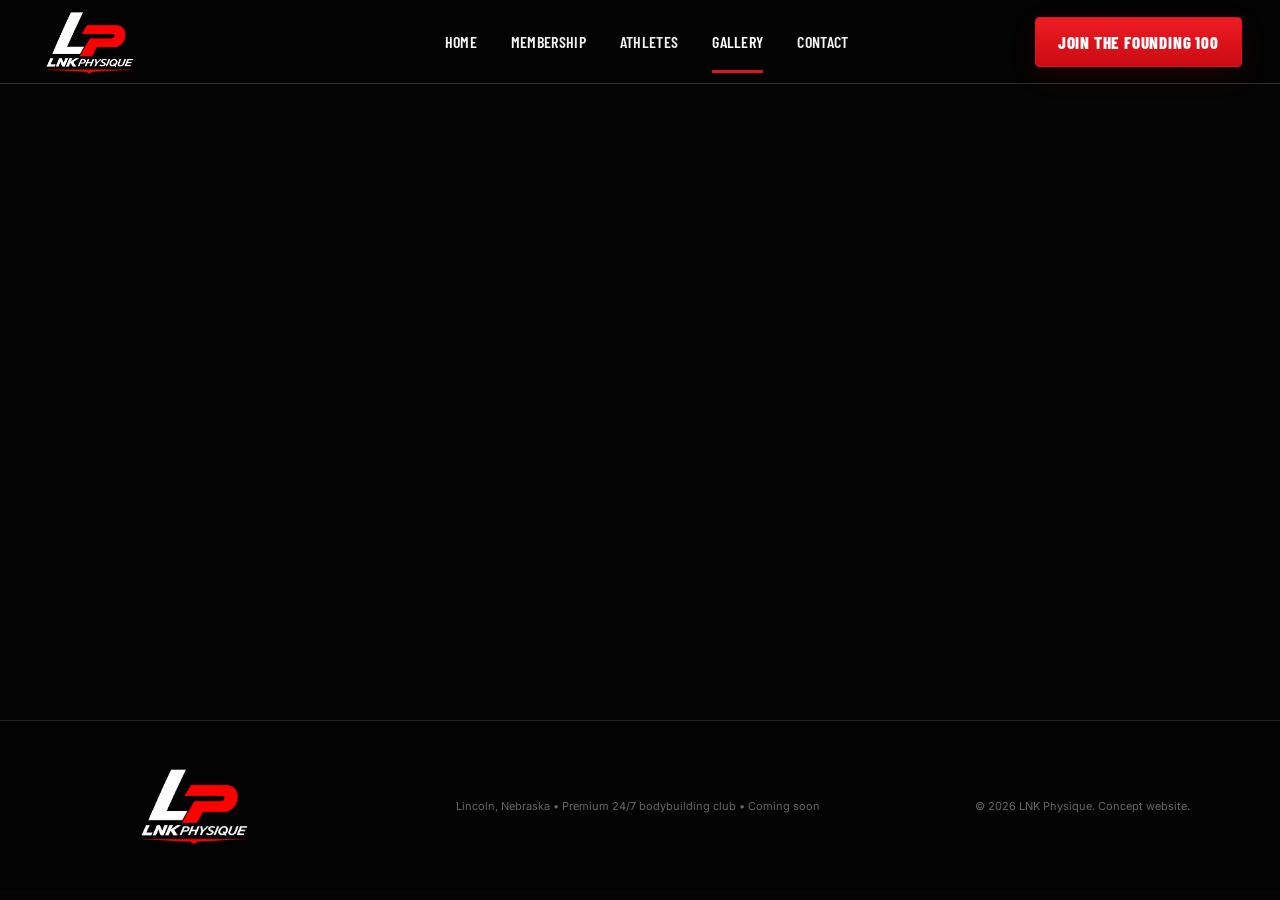
<file: gallery.html>
<!doctype html>
<html lang="en"><head><meta charset="UTF-8"><meta name="viewport" content="width=device-width,initial-scale=1.0"><meta name="description" content="LNK Physique gallery — follow the build, equipment, community and bodybuilding culture in Lincoln, Nebraska."><title>Gallery | LNK Physique Bodybuilding Club</title><link rel="preconnect" href="https://fonts.googleapis.com"><link rel="preconnect" href="https://fonts.gstatic.com" crossorigin><link href="https://fonts.googleapis.com/css2?family=Barlow+Condensed:wght@500;600;700;800;900&family=Inter:wght@400;500;600;700&display=swap" rel="stylesheet"><link rel="stylesheet" href="styles.css"></head>
<body>
<svg xmlns="http://www.w3.org/2000/svg" width="0" height="0" aria-hidden="true" focusable="false" style="position:absolute;overflow:hidden"><defs><filter id="lnk-logo-colors" color-interpolation-filters="sRGB"><feColorMatrix type="matrix" values="0 0 0 0 1  -2 0 0 0 1  -2 0 0 0 1  0 0 0 1 0"/></filter></defs></svg>
<header class="nav"><a class="logo-lockup" href="index.html"><img class="brand-logo" src="assets/LNK%20Physique%20LP%20Logo%20with%20Red%20Swoosh.png" alt="LNK Physique Bodybuilding Club"></a><nav><a href="index.html#top">HOME</a><a href="index.html#founders">MEMBERSHIP</a><a href="index.html#athletes">ATHLETES</a><a class="active" href="gallery.html">GALLERY</a><a href="index.html#contact">CONTACT</a></nav><a class="btn btn-nav" href="index.html#founders">JOIN THE FOUNDING 100</a></header>
<main class="gallery-page gallery-minimal"><section class="gallery-content gallery-content-minimal"><div class="gallery-grid photo-grid"></div></section></main>
<footer><a href="index.html"><img class="footer-logo" src="assets/LNK%20Physique%20LP%20Logo%20with%20Red%20Swoosh.png" alt="LNK Physique Bodybuilding Club"></a><p>Lincoln, Nebraska • Premium 24/7 bodybuilding club • Coming soon</p><p>© <span id="year"></span> LNK Physique. Concept website.</p></footer><script src="script.js"></script></body></html>
</file>
<file: styles.css>
:root{--red:#e3131c;--red2:#a40008;--black:#050505;--panel:#0c0c0c;--white:#f4f4f4;--muted:#a7a7a7}*{box-sizing:border-box}html{scroll-behavior:smooth}body{margin:0;background:var(--black);color:var(--white);font-family:Inter,Arial,sans-serif}a{color:inherit;text-decoration:none}.nav{height:84px;padding:0 3vw;display:flex;align-items:center;justify-content:space-between;position:fixed;top:0;width:100%;z-index:50;background:rgba(4,4,4,.94);backdrop-filter:blur(12px);border-bottom:1px solid #292929}.logo-lockup{display:flex;align-items:center;gap:9px}.logo-mark{width:82px;height:48px}.logo-type b{display:block;font:800 19px "Barlow Condensed";letter-spacing:.7px}.logo-type em{font-style:normal;color:var(--red)}.logo-type small{display:block;font:700 8px Inter;letter-spacing:3px;color:#ddd;text-align:center}.nav nav{display:flex;align-items:center;height:100%;gap:34px;font:600 16px "Barlow Condensed";letter-spacing:.3px}.nav nav a{height:100%;display:flex;align-items:center;position:relative}.nav nav a:hover,.nav nav a.active{color:#fff}.nav nav a.active:after,.nav nav a:hover:after{content:"";position:absolute;height:3px;background:var(--red);bottom:10px;left:0;right:0}.btn{display:inline-flex;align-items:center;justify-content:center;gap:15px;border:1px solid var(--red);background:linear-gradient(#ef1b23,#c90b13);color:#fff;padding:16px 25px;font:800 17px "Barlow Condensed";letter-spacing:.8px;border-radius:4px;cursor:pointer;box-shadow:0 8px 28px #e3131c1c}.btn:hover{filter:brightness(1.12)}.btn-nav{padding:14px 22px}.btn-ghost{background:#090909c7;border-color:#eee;margin-left:14px}.hero{min-height:705px;padding:140px 6vw 80px;position:relative;display:flex;align-items:center;background-image:linear-gradient(90deg,rgba(0,0,0,.97) 0%,rgba(0,0,0,.9) 31%,rgba(0,0,0,.43) 62%,rgba(0,0,0,.18) 100%),url("https://images.unsplash.com/photo-1534438327276-14e5300c3a48?auto=format&fit=crop&w=1800&q=88");background-size:cover;background-position:center}.hero:after{content:"DISCIPLINE\A BUILDS\A FREEDOM";white-space:pre;position:absolute;right:5vw;top:170px;padding:26px 30px;border-left:5px solid var(--red);background:#05050580;color:#d5d5d5;font:900 48px/.9 "Barlow Condensed";letter-spacing:1px;transform:rotate(-1deg);text-shadow:0 3px 0 #111}.hero-content{position:relative;z-index:2;max-width:760px}.hero-brand{display:flex;align-items:center;margin-bottom:25px}.hero-logo{width:210px;height:100px}.hero-brand>div{margin-left:-7px}.hero-brand strong{display:block;font:900 45px/.85 "Barlow Condensed";letter-spacing:1px}.hero-brand strong span{color:var(--red)}.hero-brand small{display:block;font:700 12px Inter;letter-spacing:6px;text-align:center;margin-top:9px}.hero h1,.section h2,.about h2{font:900 clamp(58px,6vw,94px)/.88 "Barlow Condensed";letter-spacing:-1.5px;margin:18px 0;text-transform:uppercase;text-shadow:0 3px 1px #000}.hero h1 span,.section h2 span,.about h2 span{color:var(--red)}.hero-sub{font:700 21px/1.3 "Barlow Condensed";letter-spacing:1.2px}.actions{margin-top:28px}.feature-strip{min-height:105px;background:#050505;border-top:1px solid #2b2b2b;border-bottom:1px solid #2b2b2b;display:grid;grid-template-columns:repeat(6,1fr);padding:0 3vw}.feature-strip>div{display:flex;align-items:center;justify-content:center;gap:18px;border-right:1px solid #2b2b2b}.feature-strip>div:last-child{border-right:none}.ico{font-size:31px;color:var(--red);filter:grayscale(1) sepia(1) saturate(8) hue-rotate(325deg)}.feature-strip p{font:600 16px/1.25 "Barlow Condensed";letter-spacing:.8px}.about{display:grid;grid-template-columns:45% 55%;min-height:560px;background:#090909}.about-image{background-image:linear-gradient(90deg,transparent 70%,#090909 100%),url("https://images.unsplash.com/photo-1581009146145-b5ef050c2e1e?auto=format&fit=crop&w=1000&q=85");background-size:cover;background-position:center 32%;min-height:560px}.about-copy{padding:85px 7vw 70px 4vw;display:flex;flex-direction:column;justify-content:center;background-image:radial-gradient(circle at 50% 45%,#181818 0,#090909 65%)}.about h2{font-size:72px;margin:10px 0 22px}.about-copy>p:last-child{font-size:16px;line-height:1.8;color:#d0d0d0;max-width:760px}.eyebrow{color:var(--red);font:800 14px "Barlow Condensed";letter-spacing:4px;text-transform:uppercase}.section{padding:100px 7vw}.equipment{background:#080808}.section-head{display:flex;justify-content:space-between;align-items:end;gap:60px}.section-head h2{font-size:72px;margin:10px 0}.section-head>p{max-width:450px;color:#aaa;line-height:1.7}.cards{display:grid;grid-template-columns:repeat(4,1fr);gap:1px;background:#2b2b2b;margin-top:52px;border:1px solid #2b2b2b}.cards article{background:linear-gradient(145deg,#141414,#0a0a0a);padding:36px 28px;min-height:275px;position:relative}.cards article:before{content:"";position:absolute;top:0;left:0;width:0;height:3px;background:var(--red);transition:.25s}.cards article:hover:before{width:100%}.cards article>span{color:var(--red);font:800 13px Inter}.cards h3{font:800 30px "Barlow Condensed";margin-top:55px}.cards p{color:#8f8f8f;line-height:1.65;font-size:14px}.founders{display:grid;grid-template-columns:.75fr 1fr 1fr;gap:55px;align-items:center;background:radial-gradient(circle at 15% 50%,#251014 0,#090909 42%,#050505 100%);border-top:1px solid #242424;border-bottom:1px solid #242424}.founder-badge{text-align:center;border:1px solid #3a181a;padding:30px;background:#090909}.founder-badge span,.founder-badge small{display:block;font:800 13px "Barlow Condensed";letter-spacing:4px;color:#aaa}.founder-badge strong{display:block;font:900 120px/.9 "Barlow Condensed";color:var(--red)}.founder-copy h2{font-size:75px}.founder-copy>p{color:#aaa;line-height:1.7}.price{display:flex;align-items:center;gap:15px;margin:22px 0}.price strong{font:900 66px "Barlow Condensed";color:var(--red)}.price span{font:700 12px/1.6 Inter;color:#aaa;letter-spacing:1px}.fine{font-size:11px!important;color:#777!important}.benefits{border-left:1px solid #333;padding-left:45px}.benefits h3{font:800 26px "Barlow Condensed";letter-spacing:1px}.benefits p{border-bottom:1px solid #252525;padding:12px 0;color:#bbb;font-size:14px}.progress{display:grid;grid-template-columns:1fr 1fr;gap:90px;align-items:center;background:#090909}.progress h2{font-size:75px}.progress>div>p:last-child{color:#999;line-height:1.8}.progress-box{border:1px solid #333;padding:55px;background:linear-gradient(145deg,#161616,#090909);box-shadow:inset 5px 0 0 var(--red)}.progress-box span,.progress-box small{display:block;color:#777;letter-spacing:2px;font-size:11px}.progress-box strong{display:block;font:900 68px/.85 "Barlow Condensed";margin:30px 0;color:#eee}.athletes{background:#060606}.athletes h2{font-size:76px}.athlete-intro{max-width:700px;color:#999;line-height:1.7}.athlete-grid{display:grid;grid-template-columns:repeat(3,1fr);gap:16px;margin-top:45px}.athlete-grid div{height:410px;background:linear-gradient(150deg,#202020,#090909);display:flex;flex-direction:column;align-items:center;justify-content:center;border:1px solid #282828;position:relative;overflow:hidden}.athlete-grid div:after{content:"MC";font:900 190px "Barlow Condensed";position:absolute;color:#ffffff05}.athlete-grid span{font:900 30px "Barlow Condensed";color:#555;z-index:1}.athlete-grid small{font:700 11px Inter;color:var(--red);letter-spacing:2px;margin-top:20px;z-index:1}.cta{text-align:center;background:radial-gradient(circle,#2b1013,#070707 60%);border-top:1px solid #281a1a}.cta h2{font-size:82px}.cta>p{color:#aaa}.cta form{max-width:820px;margin:40px auto 0;display:grid;grid-template-columns:1fr 1fr auto;gap:8px}.cta input{background:#101010;border:1px solid #373737;color:white;padding:16px;font:600 12px Inter;letter-spacing:1px}footer{padding:42px 7vw;display:flex;align-items:center;justify-content:space-between;border-top:1px solid #222;color:#666;font-size:11px;background:#030303}footer .logo-type b{font-size:20px}footer .logo-type em{color:var(--red)}@media(max-width:1100px){.nav nav{gap:18px}.hero:after{display:none}.feature-strip{grid-template-columns:repeat(3,1fr)}.feature-strip>div{min-height:88px;border-bottom:1px solid #222}.about{grid-template-columns:40% 60%}.cards{grid-template-columns:1fr 1fr}.founders{grid-template-columns:1fr 1.2fr}.benefits{grid-column:1/-1;border-left:0;padding-left:0}}@media(max-width:800px){.nav nav,.btn-nav{display:none}.nav{height:74px}.logo-mark{width:67px}.hero{min-height:650px;padding:115px 6vw 60px;background-position:62% center}.hero-brand{display:none}.hero h1{font-size:56px}.hero-sub{font-size:18px}.feature-strip{grid-template-columns:1fr 1fr}.about{display:block}.about-image{min-height:380px;background-position:center}.about-copy{padding:60px 6vw}.section{padding:75px 6vw}.section-head,.progress{display:block}.founders{display:block}.founder-badge{margin-bottom:40px}.benefits{margin-top:40px}.athlete-grid{grid-template-columns:1fr}.cta form{grid-template-columns:1fr}footer{display:block}footer>*{margin-bottom:18px}}@media(max-width:520px){.logo-type b{font-size:16px}.logo-type small{font-size:7px;letter-spacing:2px}.hero{padding-top:105px}.hero h1{font-size:46px}.hero-sub{font-size:16px}.actions .btn{display:flex;width:100%;margin:8px 0}.feature-strip{grid-template-columns:1fr 1fr}.feature-strip>div{justify-content:flex-start;padding-left:15px}.feature-strip p{font-size:14px}.about h2,.section h2,.founder-copy h2,.progress h2,.athletes h2,.cta h2{font-size:48px}.cards{grid-template-columns:1fr}.founder-badge strong{font-size:90px}.progress-box strong{font-size:50px}}
/* Final LNK Physique logo asset */
.brand-logo{display:block;width:285px;max-height:70px;object-fit:contain;object-position:left center}
.hero-brand-logo{display:block;width:min(620px,78vw);height:auto;object-fit:contain;object-position:left center}
.hero-brand{margin-bottom:24px}
@media(max-width:800px){.brand-logo{width:235px;max-height:58px}.hero-brand-logo{width:min(500px,90vw)}}
@media(max-width:520px){.brand-logo{width:205px;max-height:52px}}


/* Equipment page */
.equipment-page{padding-top:84px}.equipment-hero{min-height:620px;display:flex;align-items:center;padding:90px 7vw;background:linear-gradient(90deg,#050505 0%,rgba(5,5,5,.93) 38%,rgba(5,5,5,.35) 72%),url("https://images.unsplash.com/photo-1581009146145-b5ef050c2e1e?auto=format&fit=crop&w=1800&q=88") center/cover}.equipment-hero-copy{max-width:790px}.equipment-hero h1{font:900 clamp(62px,7vw,110px)/.84 "Barlow Condensed";letter-spacing:-2px;margin:15px 0 25px}.equipment-hero h1 span{color:var(--red)}.equipment-hero-copy>p:not(.eyebrow){max-width:650px;color:#bbb;font-size:17px;line-height:1.7;margin-bottom:32px}.equipment-stats{display:grid;grid-template-columns:repeat(4,1fr);border-top:1px solid #292929;border-bottom:1px solid #292929;background:#080808}.equipment-stats div{text-align:center;padding:28px 15px;border-right:1px solid #292929}.equipment-stats div:last-child{border-right:0}.equipment-stats strong{display:block;color:var(--red);font:900 30px "Barlow Condensed"}.equipment-stats span{font:700 10px Inter;letter-spacing:1.5px;color:#888}.equipment-intro{padding-bottom:55px}.equipment-catalog{padding:0 7vw 100px}.equipment-category{display:grid;grid-template-columns:90px 1fr 1.15fr;gap:45px;padding:55px 0;border-top:1px solid #292929;align-items:start}.equipment-category:last-child{border-bottom:1px solid #292929}.category-number{font:900 54px "Barlow Condensed";color:#292929}.equipment-category h2{font:900 47px/.95 "Barlow Condensed";margin:8px 0 18px}.equipment-category h2 span{color:var(--red)}.equipment-category>div>p:last-child{color:#8e8e8e;line-height:1.7;max-width:520px}.equipment-category ul{list-style:none;margin:0;padding:0}.equipment-category li{display:flex;justify-content:space-between;gap:20px;padding:15px 0;border-bottom:1px solid #222;font:700 17px "Barlow Condensed";letter-spacing:.3px}.equipment-category li small{color:var(--red);font:700 9px Inter;letter-spacing:1.2px;text-transform:uppercase}.equipment-philosophy{background:radial-gradient(circle at 15% 50%,#251014 0,#090909 43%,#050505 100%)}.equipment-philosophy h2{font-size:80px}.philosophy-grid{display:grid;grid-template-columns:repeat(3,1fr);gap:45px;margin-top:45px}.philosophy-grid p{color:#999;line-height:1.75;border-top:2px solid var(--red);padding-top:22px}.philosophy-grid b{color:#eee;font:800 21px "Barlow Condensed";letter-spacing:.8px}.footer-logo{width:220px;max-height:58px;object-fit:contain}.equipment-page-link{text-align:center;margin-top:34px}
@media(max-width:800px){.equipment-page{padding-top:74px}.equipment-hero{min-height:560px;padding:75px 6vw}.equipment-stats{grid-template-columns:1fr 1fr}.equipment-stats div:nth-child(2){border-right:0}.equipment-stats div{border-bottom:1px solid #292929}.equipment-category{grid-template-columns:55px 1fr;gap:20px}.equipment-category ul{grid-column:2}.philosophy-grid{grid-template-columns:1fr}.equipment-philosophy h2{font-size:58px}}
@media(max-width:520px){.equipment-hero h1{font-size:58px}.equipment-category{display:block}.category-number{font-size:32px;margin-bottom:15px}.equipment-category h2{font-size:40px}.equipment-category ul{margin-top:25px}.equipment-stats strong{font-size:25px}.equipment-stats span{font-size:8px}}

/* Selected equipment showcase */
.selected-showcase{padding:20px 7vw 100px;background:#050505}.selected-heading{max-width:780px;margin-bottom:45px}.selected-heading h2{font:900 clamp(58px,6vw,86px)/.9 "Barlow Condensed";margin:10px 0 18px;text-transform:uppercase}.selected-heading h2 span{color:var(--red)}.selected-heading>p:last-child{color:#929292;line-height:1.7;max-width:680px}.machine-grid{display:grid;grid-template-columns:repeat(3,1fr);gap:18px}.machine-card{background:linear-gradient(150deg,#151515,#090909);border:1px solid #2b2b2b;overflow:hidden;position:relative;transition:transform .25s,border-color .25s}.machine-card:hover{transform:translateY(-5px);border-color:#5a1a1d}.machine-card:before{content:"";height:4px;background:var(--red);position:absolute;left:0;right:0;top:0;z-index:2}.machine-image{height:360px;background:radial-gradient(circle,#f7f7f7 0,#e7e7e7 70%,#cfcfcf 100%);display:flex;align-items:center;justify-content:center;padding:24px}.machine-image img{width:100%;height:100%;object-fit:contain;mix-blend-mode:multiply}.machine-info{padding:28px 28px 32px}.machine-meta{display:flex;justify-content:space-between;gap:15px;align-items:center}.machine-meta span{color:var(--red);font:900 14px "Barlow Condensed";letter-spacing:2px}.machine-meta em{font:700 9px Inter;font-style:normal;color:#777;letter-spacing:1px;text-align:right}.machine-info h3{font:900 34px/.92 "Barlow Condensed";margin:18px 0 15px}.machine-info p{color:#929292;font-size:13px;line-height:1.65;min-height:64px}.selected-tag{margin-top:22px;border-top:1px solid #292929;padding-top:17px;color:#eee;font:800 11px Inter;letter-spacing:1px}.selected-tag::first-letter{color:var(--red)}.equipment-catalog{background:#080808}.equipment-catalog:before{content:"PLANNED + IN DEVELOPMENT";display:block;color:var(--red);font:800 13px "Barlow Condensed";letter-spacing:4px;padding-top:70px;margin-bottom:10px}
@media(max-width:1000px){.machine-grid{grid-template-columns:1fr 1fr}.machine-card:last-child{grid-column:1/-1;max-width:50%}}
@media(max-width:700px){.selected-showcase{padding:15px 6vw 70px}.machine-grid{grid-template-columns:1fr}.machine-card:last-child{grid-column:auto;max-width:none}.machine-image{height:310px}.machine-info h3{font-size:31px}.machine-info p{min-height:0}}

/* Gallery */
.gallery-page{padding-top:84px}.gallery-hero{padding:105px 7vw 90px;background:radial-gradient(circle at 85% 40%,#351014 0,#090909 35%,#050505 68%);border-bottom:1px solid #282828}.gallery-hero h1{font:900 clamp(64px,8vw,115px)/.83 "Barlow Condensed";margin:14px 0 25px;letter-spacing:-2px}.gallery-hero h1 span{color:var(--red)}.gallery-hero>p:last-child{max-width:650px;color:#aaa;line-height:1.7}.gallery-content{padding:90px 7vw 110px}.gallery-heading{max-width:720px;margin-bottom:48px}.gallery-heading h2{font:900 76px "Barlow Condensed";margin:5px 0}.gallery-heading>p:last-child{color:#929292;line-height:1.7}.gallery-grid{display:grid;grid-template-columns:repeat(3,1fr);gap:14px}.gallery-grid figure{margin:0;background:#101010;border:1px solid #292929;overflow:hidden}.gallery-grid figure img{width:100%;height:330px;display:block;object-fit:contain;background:#eee;padding:18px}.gallery-grid figcaption{padding:18px 20px;display:flex;flex-direction:column;gap:6px}.gallery-grid figcaption b,.gallery-placeholder strong{color:var(--red);font:800 12px "Barlow Condensed";letter-spacing:2px}.gallery-grid figcaption span,.gallery-placeholder span{color:#aaa;font-size:12px}.gallery-placeholder{min-height:260px;border:1px dashed #383838;background:linear-gradient(145deg,#121212,#080808);display:flex;flex-direction:column;justify-content:center;align-items:center;gap:10px;text-align:center}.gallery-placeholder:before{content:"+";font:300 50px Inter;color:#3b3b3b}@media(max-width:900px){.gallery-grid{grid-template-columns:1fr 1fr}}@media(max-width:600px){.gallery-page{padding-top:74px}.gallery-hero{padding:75px 6vw 65px}.gallery-grid{grid-template-columns:1fr}.gallery-content{padding:65px 6vw 80px}.gallery-grid figure img{height:290px}}

/* Cleaner Instagram-style gallery */
.gallery-hero-clean{padding:95px 7vw 58px;background:#050505;text-align:center;border-bottom:0}.gallery-hero-clean h1{font:900 clamp(64px,8vw,108px)/.85 "Barlow Condensed";margin:10px 0 18px;color:#fff}.gallery-hero-clean>p:last-child{margin:0 auto;color:#777;letter-spacing:.5px}.gallery-content-clean{padding:25px 7vw 105px;max-width:1500px;margin:auto}.gallery-filter{display:flex;justify-content:center;gap:32px;padding:0 0 30px;border-bottom:1px solid #222;margin-bottom:18px;font:800 11px Inter;letter-spacing:1.6px;color:#686868}.gallery-filter span.active{color:#fff}.insta-grid{display:grid;grid-template-columns:repeat(3,1fr);gap:5px}.insta-tile{position:relative;aspect-ratio:1/1;margin:0;overflow:hidden;background:#111;border:0}.insta-tile img{width:100%;height:100%;object-fit:cover;padding:0;background:#e9e9e9;transition:transform .35s ease}.insta-overlay{position:absolute;inset:0;display:flex;flex-direction:column;justify-content:flex-end;padding:24px;background:linear-gradient(transparent 45%,rgba(0,0,0,.82));opacity:0;transition:opacity .25s}.insta-tile:hover img{transform:scale(1.025)}.insta-tile:hover .insta-overlay{opacity:1}.insta-overlay span{color:var(--red);font:800 10px Inter;letter-spacing:1.5px}.insta-overlay strong{font:800 20px "Barlow Condensed";margin-top:4px}.insta-empty{aspect-ratio:1/1;background:linear-gradient(135deg,#0e0e0e,#171717);display:flex;align-items:center;justify-content:center;border:1px solid #1c1c1c}.insta-empty span{font:800 13px "Barlow Condensed";letter-spacing:3px;color:#333}.gallery-content-clean+.cta{border-top:1px solid #1f1f1f}@media(max-width:700px){.gallery-hero-clean{padding:70px 6vw 42px}.gallery-content-clean{padding:15px 3px 70px}.gallery-filter{gap:18px;overflow:auto;justify-content:flex-start;padding:0 15px 22px;white-space:nowrap}.insta-grid{gap:3px}.insta-overlay{padding:12px}.insta-overlay strong{font-size:15px}}

/* Minimal image-only gallery */
.gallery-minimal{padding-top:84px;background:#050505;min-height:80vh}.gallery-content-minimal{padding:18px 5vw 90px;max-width:1600px;margin:auto}.photo-grid{display:grid;grid-template-columns:repeat(3,1fr);gap:3px}.photo-grid figure{margin:0;aspect-ratio:1/1;overflow:hidden;background:#111;border:0}.photo-grid figure img{display:block;width:100%;height:100%;object-fit:cover;padding:0;background:#eee;transition:transform .25s ease}.photo-grid figure:hover img{transform:scale(1.015)}@media(max-width:700px){.gallery-minimal{padding-top:74px}.gallery-content-minimal{padding:3px 0 60px}.photo-grid{gap:2px}}

/* Athlete portrait cards */
.athlete-card{height:410px;background:linear-gradient(150deg,#202020,#090909);border:1px solid #282828;position:relative;overflow:hidden;display:flex;align-items:center;justify-content:center;flex-direction:column}.athlete-card img{width:100%;height:100%;object-fit:cover;object-position:center top;display:block}.athlete-featured:after{display:none}.athlete-caption{position:absolute;left:0;right:0;bottom:0;padding:22px 20px;background:linear-gradient(transparent,rgba(0,0,0,.9));display:flex;flex-direction:column;align-items:flex-start}.athlete-caption strong{font:900 26px "Barlow Condensed";letter-spacing:.5px}.athlete-caption small{font:700 10px Inter;letter-spacing:1.6px;color:var(--red);margin-top:4px}.athlete-placeholder:after{content:"MC";font:900 190px "Barlow Condensed";position:absolute;color:#ffffff05}.athlete-placeholder span,.athlete-placeholder small{z-index:1}.athlete-placeholder span{font:900 30px "Barlow Condensed";color:#555}.athlete-placeholder small{font:700 11px Inter;color:var(--red);letter-spacing:2px;margin-top:20px}

/* Keep athlete competition portraits fully visible */
.athlete-featured{height:520px;background:#000}
.athlete-featured img{width:100%;height:100%;object-fit:contain;object-position:center center;background:#000}
.athlete-featured .athlete-caption{padding:55px 22px 20px;background:linear-gradient(transparent,rgba(0,0,0,.92))}
@media(max-width:700px){.athlete-featured{height:500px}}

/* Athlete card: portrait + dedicated readable identity panel */
.athlete-grid .athlete-featured{height:auto!important;display:block;background:#050505}
.athlete-grid .athlete-photo-wrap{height:520px;width:100%;background:#000;display:flex;align-items:center;justify-content:center;border:0}
.athlete-grid .athlete-photo-wrap:after{display:none}
.athlete-grid .athlete-photo-wrap img{width:100%;height:100%;object-fit:contain;object-position:center;display:block;background:#000}
.athlete-grid .athlete-caption-static{position:relative;left:auto;right:auto;bottom:auto;height:auto;min-height:88px;padding:18px 20px 20px;background:#0a0a0a;border-top:1px solid #292929;display:block;text-align:left}
.athlete-grid .athlete-caption-static:after{display:none}
.athlete-grid .athlete-caption-static strong{display:block;color:#fff;font:900 27px/1 "Barlow Condensed";letter-spacing:.5px}
.athlete-grid .athlete-caption-static small{display:block;color:var(--red);font:700 10px/1.4 Inter;letter-spacing:1.3px;margin-top:8px}
@media(max-width:700px){.athlete-grid .athlete-photo-wrap{height:500px}}

/* Compact athlete wall cards */
.athlete-grid{align-items:start}
.athlete-grid .athlete-card{height:430px!important}
.athlete-grid .athlete-featured{display:grid!important;grid-template-rows:350px 80px;background:#080808!important}
.athlete-grid .athlete-photo-wrap{height:350px!important;width:100%;background:#000!important}
.athlete-grid .athlete-photo-wrap img{width:100%;height:100%;object-fit:contain!important;object-position:center!important}
.athlete-grid .athlete-caption-static{height:80px!important;min-height:80px!important;padding:15px 18px!important;display:flex!important;flex-direction:column!important;align-items:center!important;justify-content:center!important;text-align:center!important;background:#0b0b0b!important}
.athlete-grid .athlete-caption-static strong{font-size:24px!important}
.athlete-grid .athlete-caption-static small{font-size:9px!important;margin-top:6px!important}
@media(max-width:800px){.athlete-grid .athlete-card{height:430px!important}.athlete-grid .athlete-featured{grid-template-rows:350px 80px!important}}

/* Full-width athlete feature banner */
.athlete-feature-section{background:#060606}
.athlete-feature-banner{margin-top:42px;border:1px solid #242424;background:#000;overflow:hidden}
.athlete-feature-banner img{display:block;width:100%;height:auto;object-fit:contain}
@media(max-width:800px){.athlete-feature-banner{margin-top:30px}}

/* Athlete carousel */
.athlete-carousel{max-width:1160px;margin:42px auto 0;position:relative;padding:0 46px 28px}
.athlete-slides{overflow:hidden;border:1px solid #242424;background:#000}
.athlete-slide{display:none}.athlete-slide.active{display:block}
.athlete-slide img{display:block;width:100%;height:auto;aspect-ratio:16/9;object-fit:cover}
.athlete-arrow{position:absolute;top:calc(50% - 28px);transform:translateY(-50%);width:38px;height:58px;border:1px solid #333;background:#0b0b0be8;color:#fff;font:300 34px/1 Inter;cursor:pointer;z-index:3}
.athlete-arrow:hover{border-color:var(--red);color:var(--red)}.athlete-prev{left:0}.athlete-next{right:0}
.athlete-dots{height:20px;display:flex;justify-content:center;align-items:flex-end;gap:8px}
.athlete-dot{width:7px;height:7px;border:0;border-radius:50%;background:#484848;padding:0;cursor:pointer}.athlete-dot.active{background:var(--red)}
.athlete-carousel.single-slide .athlete-arrow{opacity:.22;cursor:default}
@media(max-width:800px){.athlete-carousel{margin-top:30px;padding:0 0 24px}.athlete-arrow{width:32px;height:48px;background:#050505b8}.athlete-prev{left:5px}.athlete-next{right:5px}}

/* Compact athlete carousel sizing */
.athlete-feature-section{padding-top:70px!important;padding-bottom:65px!important}
.athlete-feature-section .athlete-intro{margin-bottom:0!important}
.athlete-carousel{max-width:820px!important;margin:28px auto 0!important;padding:0 42px 20px!important}
.athlete-arrow{width:34px!important;height:50px!important}
@media(max-width:800px){
  .athlete-feature-section{padding-top:52px!important;padding-bottom:48px!important}
  .athlete-carousel{max-width:100%!important;margin-top:22px!important;padding:0 0 18px!important}
}

/* Athlete carousel — small profile feature */
.athlete-feature-section{padding-top:55px!important;padding-bottom:50px!important}
.athlete-carousel{max-width:560px!important;margin:22px auto 0!important;padding:0 34px 16px!important}
.athlete-arrow{width:28px!important;height:44px!important;font-size:28px!important}
@media(max-width:800px){
  .athlete-carousel{width:88%!important;max-width:520px!important;padding:0 0 16px!important}
}

/* Final compact athlete carousel */
.athlete-carousel{width:420px!important;max-width:420px!important;margin:20px auto 0!important;padding:0 30px 14px!important;box-sizing:content-box!important}
.athlete-slides{width:420px!important;max-width:420px!important}
.athlete-slide img{width:420px!important;height:auto!important;aspect-ratio:16/9!important;object-fit:contain!important}
@media(max-width:600px){
 .athlete-carousel{width:86vw!important;max-width:420px!important;padding:0 0 14px!important;box-sizing:border-box!important}
 .athlete-slides,.athlete-slide img{width:100%!important;max-width:100%!important}
}

/* Athlete carousel size adjustment */
.athlete-carousel{width:500px!important;max-width:500px!important}
.athlete-slides{width:500px!important;max-width:500px!important}
.athlete-slide img{width:500px!important}
@media(max-width:600px){
 .athlete-carousel{width:90vw!important;max-width:500px!important}
 .athlete-slides,.athlete-slide img{width:100%!important;max-width:100%!important}
}

/* Athlete carousel preferred desktop size */
.athlete-carousel{width:700px!important;max-width:700px!important}
.athlete-slides{width:700px!important;max-width:700px!important}
.athlete-slide img{width:700px!important}
@media(max-width:800px){
 .athlete-carousel{width:90vw!important;max-width:700px!important;padding-left:0!important;padding-right:0!important}
 .athlete-slides,.athlete-slide img{width:100%!important;max-width:100%!important}
}

/* Athlete carousel preferred desktop size — 900px */
.athlete-carousel{width:900px!important;max-width:900px!important}
.athlete-slides{width:900px!important;max-width:900px!important}
.athlete-slide img{width:900px!important}
@media(max-width:950px){
 .athlete-carousel{width:90vw!important;max-width:900px!important;padding-left:0!important;padding-right:0!important}
 .athlete-slides,.athlete-slide img{width:100%!important;max-width:100%!important}
}

/* Founding 100 pricing comparison */
.regular-price{display:flex;align-items:center;gap:14px;flex-wrap:wrap;margin:-4px 0 12px}
.regular-price-label{font:700 12px/1 "Inter",sans-serif;letter-spacing:.08em;color:#888}
.regular-price del{font:800 18px/1 "Barlow Condensed",sans-serif;color:#777;text-decoration-color:#e51b23;text-decoration-thickness:2px}
.regular-price strong{font:800 14px/1 "Barlow Condensed",sans-serif;color:#e51b23;letter-spacing:.05em}
.founder-rate-note{margin:0 0 8px!important;font-size:13px!important;color:#aaa!important}
@media(max-width:800px){.regular-price{gap:10px}.regular-price-label{width:100%}}

/* Make regular membership price unmistakable */
.regular-price del{font-size:25px!important;font-weight:900!important;color:#d8d8d8!important;text-decoration-color:#e51b23!important;text-decoration-thickness:3px!important;text-decoration-skip-ink:none}
.regular-price-label{color:#b8b8b8!important}

/* Membership price comparison */
.membership-comparison{display:flex;gap:34px;margin:4px 0 10px;padding-top:15px;border-top:1px solid #292929}
.membership-comparison>div{display:flex;flex-direction:column;gap:5px}
.membership-comparison span{font:700 11px/1 "Inter",sans-serif;letter-spacing:.08em;color:#aaa}
.membership-comparison strong{font:800 25px/1 "Barlow Condensed",sans-serif;color:#eee}
.membership-comparison small{font:700 12px/1 "Inter",sans-serif;color:#888}
.founder-savings{margin:0 0 9px!important;font:800 12px/1.4 "Inter",sans-serif!important;letter-spacing:.04em;color:#e51b23!important}
@media(max-width:800px){.membership-comparison{gap:24px;flex-wrap:wrap}}

/* Full membership tier cards */
.memberships{background:#080808}
.membership-heading{max-width:720px;margin-bottom:38px}
.membership-heading h2 span{color:var(--red)}
.membership-heading>p:last-child{color:#999;line-height:1.7}
.membership-cards{display:grid;grid-template-columns:repeat(3,1fr);gap:18px;align-items:stretch}
.membership-card{position:relative;display:flex;flex-direction:column;min-height:570px;padding:30px 28px;background:#0d0d0d;border:1px solid #292929}
.membership-card.founding-tier{border-color:#8d171b;box-shadow:inset 0 3px 0 #e51b23}
.membership-card.vip-tier{border-color:#4b4b4b;box-shadow:inset 0 3px 0 #b7b7b7}
.tier-tag{align-self:flex-start;margin-bottom:22px;padding:7px 10px;background:#e51b23;color:#fff;font:800 10px/1 Inter,sans-serif;letter-spacing:.1em}
.tier-tag.neutral{background:#2c2c2c}.tier-tag.vip{background:#d7d7d7;color:#090909}
.membership-card h3{margin:0;font:900 35px/1 "Barlow Condensed",sans-serif;color:#fff}
.tier-price{display:flex;align-items:flex-end;gap:8px;margin:15px 0 6px}
.tier-price strong{font:900 58px/.9 "Barlow Condensed",sans-serif;color:#fff}
.founding-tier .tier-price strong{color:#e51b23}
.tier-price span{padding-bottom:6px;font:700 11px/1 Inter,sans-serif;color:#888;letter-spacing:.06em}
.tier-sub{min-height:30px;margin:7px 0 18px!important;font:800 11px/1.4 Inter,sans-serif!important;letter-spacing:.07em;color:#888!important}
.tier-benefits{margin-bottom:26px;border-top:1px solid #282828}
.tier-benefits p{position:relative;margin:0!important;padding:11px 0 11px 20px;border-bottom:1px solid #202020;color:#c7c7c7!important;font-size:12px!important;line-height:1.35!important}
.tier-benefits p:before{content:"✓";position:absolute;left:0;color:#e51b23;font-weight:900}
.membership-card .btn{margin-top:auto;text-align:center}
.membership-disclaimer{margin:20px 0 0!important;text-align:center;color:#666!important;font-size:10px!important;letter-spacing:.04em}
@media(max-width:900px){.membership-cards{grid-template-columns:1fr}.membership-card{min-height:0}.tier-sub{min-height:0}}

/* Prepaid memberships and short-term access */
.membership-options{display:grid;grid-template-columns:1fr 1fr;gap:20px;margin-top:42px}
.membership-option-group{padding:25px;background:#0b0b0b;border:1px solid #242424}
.option-heading{margin-bottom:18px}.option-heading .eyebrow{margin-bottom:6px!important}.option-heading h3{margin:0;font:900 27px/1 "Barlow Condensed",sans-serif;color:#fff}
.option-cards{display:grid;grid-template-columns:1fr 1fr;gap:12px}
.option-card{min-height:190px;padding:20px;background:#101010;border:1px solid #292929;display:flex;flex-direction:column}
.option-card>span{font:800 10px/1 Inter,sans-serif;letter-spacing:.1em;color:#e51b23}
.option-card>strong{margin:8px 0 10px;font:900 22px/1 "Barlow Condensed",sans-serif;color:#fff}
.option-card p{margin:0 0 15px!important;font-size:11px!important;line-height:1.55!important;color:#999!important}
.option-card small{margin-top:auto;font:700 9px/1 Inter,sans-serif;letter-spacing:.08em;color:#666}
@media(max-width:900px){.membership-options{grid-template-columns:1fr}.option-cards{grid-template-columns:1fr 1fr}}
@media(max-width:520px){.option-cards{grid-template-columns:1fr}}

/* Membership prepaid plans + visitor passes */
.prepaid-section,.passes-section{margin-top:58px;padding-top:42px;border-top:1px solid #252525}
.subsection-heading{max-width:700px;margin-bottom:25px}.subsection-heading.centered{margin-left:auto;margin-right:auto;text-align:center}
.subsection-heading h3{margin:0 0 9px;font:900 36px/1 "Barlow Condensed",sans-serif;color:#fff}
.subsection-heading>p:last-child{margin:0!important;color:#929292!important;font-size:13px!important;line-height:1.6!important}
.prepaid-cards{display:grid;grid-template-columns:repeat(2,minmax(0,1fr));gap:18px;max-width:850px;margin:auto}
.pass-cards{display:grid;grid-template-columns:repeat(3,minmax(0,1fr));gap:18px}
.prepaid-card,.pass-card{position:relative;display:flex;flex-direction:column;min-height:425px;padding:27px;background:#0d0d0d;border:1px solid #303030}
.featured-prepaid,.featured-pass{border-color:#e51b23;box-shadow:inset 0 3px 0 #e51b23}
.best-value{position:absolute;right:22px;top:20px;padding:6px 9px;border-radius:20px;background:#e51b23;color:#fff;font:800 9px/1 Inter,sans-serif;letter-spacing:.08em}
.plan-kicker{color:#e51b23;font:800 10px/1 Inter,sans-serif;letter-spacing:.1em}
.prepaid-card h4,.pass-card h4{margin:13px 0 5px;font:900 30px/1 "Barlow Condensed",sans-serif;color:#fff}
.pass-price{display:flex;align-items:flex-start;margin:11px 0 8px;color:#fff}
.pass-price sup{margin:7px 4px 0 0;font:500 24px/1 "Barlow Condensed",sans-serif}
.pass-price strong{font:900 53px/.9 "Barlow Condensed",sans-serif}
.prepaid-card .pass-price strong{font-size:28px;color:#aaa}
.prepaid-card>p,.pass-card>p{margin:0 0 18px!important;color:#8f8f8f!important;font-size:12px!important}
.mini-benefits{margin:5px 0 24px;border-top:1px solid #252525}
.mini-benefits p{position:relative;margin:0!important;padding:12px 0 12px 20px;border-bottom:1px solid #202020;color:#bbb!important;font-size:11px!important;line-height:1.4!important}
.mini-benefits p:before{content:"✓";position:absolute;left:0;color:#e51b23;font-weight:900}
.prepaid-card .btn,.pass-card .btn{margin-top:auto;text-align:center}
@media(max-width:900px){.pass-cards{grid-template-columns:1fr}.prepaid-cards{grid-template-columns:1fr}.prepaid-card,.pass-card{min-height:0}}

/* Prepaid plan price presentation */
.prepaid-price{display:flex;align-items:baseline;gap:10px;flex-wrap:wrap;margin:12px 0 10px}
.prepaid-price .was-price{font:700 17px/1 "Barlow Condensed",sans-serif;color:#666;text-decoration:line-through;text-decoration-color:#e51b23;text-decoration-thickness:2px}
.prepaid-price strong{font:900 48px/.9 "Barlow Condensed",sans-serif;color:#fff}
.featured-prepaid .prepaid-price strong{color:#e51b23}
.prepaid-price small{font:700 9px/1 Inter,sans-serif;letter-spacing:.08em;color:#777}

/* Tax labels */
.pass-price small{align-self:flex-end;margin:0 0 5px 8px;font:800 10px/1 Inter,sans-serif;letter-spacing:.08em;color:#888}

/* LNK Physique custom bodybuilder hero */
.hero{
  background-image:
    linear-gradient(90deg,rgba(0,0,0,1) 0%,rgba(0,0,0,.98) 24%,rgba(0,0,0,.84) 39%,rgba(0,0,0,.10) 68%,rgba(0,0,0,0) 100%),
    url("assets/Saiyan%20Legends%20Training%20at%20LP%20Gym.png")!important;
  background-size:cover!important;
  background-position:center center!important;
}
.hero:after{display:none!important}
@media(max-width:800px){
  .hero{
    background-position:64% center!important;
    background-image:
      linear-gradient(90deg,rgba(0,0,0,.97) 0%,rgba(0,0,0,.86) 44%,rgba(0,0,0,.35) 100%),
      url("assets/Saiyan%20Legends%20Training%20at%20LP%20Gym.png")!important;
  }
}


/* Credo-inspired benefit strip — LNK Physique identity */
.why-strip{min-height:190px;padding:0 2vw;align-items:stretch}
.why-strip>div{padding:26px 18px;gap:14px;align-items:flex-start;justify-content:center;text-align:center;flex-direction:column}
.why-strip .ico{width:100%;font-size:32px;line-height:1;color:var(--red)}
.why-strip p{width:100%;margin:0;font:700 17px/1.15 "Barlow Condensed";letter-spacing:.5px}
.why-strip p b{display:block;color:#fff;font-size:18px;margin-bottom:8px}
.why-strip p small{display:block;max-width:210px;margin:0 auto;color:#999;font:500 11px/1.5 Inter,Arial,sans-serif;letter-spacing:0}
@media(max-width:1100px){
 .why-strip{grid-template-columns:repeat(3,1fr);padding:0}
 .why-strip>div{min-height:165px;border-bottom:1px solid #222}
}
@media(max-width:650px){
 .why-strip{grid-template-columns:1fr 1fr}
 .why-strip>div{min-height:155px;padding:22px 12px}
 .why-strip p b{font-size:16px}
 .why-strip p small{font-size:10px}
}


/* Membership capacity counters */
.capacity-meter{margin:-4px 0 22px;padding:15px 16px 13px;background:linear-gradient(135deg,#111,#080808);border:1px solid #282828}
.capacity-count{display:flex;align-items:center;gap:9px}
.capacity-dot{width:9px;height:9px;border-radius:50%;background:var(--red);box-shadow:0 0 12px rgba(227,19,28,.55);flex:0 0 auto}
.capacity-count strong{font:900 20px/1 "Barlow Condensed",sans-serif;color:#fff;letter-spacing:.5px}
.capacity-label{display:block;margin:5px 0 9px 18px;font:800 10px/1 Inter,sans-serif;letter-spacing:1.6px;color:#aaa}
.capacity-track{height:3px;background:#292929;overflow:hidden}
.capacity-track i{display:block;height:100%;background:var(--red)}
.capacity-meter small{display:block;margin-top:8px;font:700 9px/1 Inter,sans-serif;letter-spacing:1px;color:#666}
.founding-tier .capacity-meter{border-color:#4a1b1e}
.vip-tier .capacity-dot{background:#d7d7d7;box-shadow:0 0 12px rgba(255,255,255,.22)}
.vip-tier .capacity-track i{background:#d7d7d7}


/* Premium visual equipment showcase */
.equipment-showcase{position:relative;overflow:hidden;background:radial-gradient(circle at 50% 30%,#171717 0,#080808 48%,#030303 100%)}
.equipment-showcase:before{content:"";position:absolute;inset:0;background:linear-gradient(180deg,rgba(0,0,0,.05),rgba(0,0,0,.5));pointer-events:none}
.equipment-showcase>*{position:relative;z-index:1}
.equipment-visual-cards{display:grid;grid-template-columns:repeat(4,1fr);gap:10px;margin-top:42px}
.equipment-visual-card{position:relative;min-height:475px;overflow:hidden;border:1px solid #454545;border-radius:5px;background-color:#0a0a0a;background-size:cover;background-position:center;box-shadow:inset 0 -110px 90px #050505,0 12px 30px rgba(0,0,0,.35);transition:transform .25s,border-color .25s,box-shadow .25s}
.equipment-visual-card:before{content:"";position:absolute;inset:0;background:linear-gradient(180deg,rgba(0,0,0,.05) 0%,rgba(0,0,0,.12) 38%,rgba(0,0,0,.93) 70%,#050505 100%)}
.equipment-visual-card:hover{transform:translateY(-5px);border-color:var(--red);box-shadow:inset 0 -110px 90px #050505,0 0 26px rgba(227,19,28,.18)}
.plate-card{background-image:url("assets/equipment/b19-tbar-linear-row.webp")}
.freeweight-card{background-image:linear-gradient(rgba(0,0,0,.08),rgba(0,0,0,.25)),url("assets/muscle-culture-hero-bodybuilder.png");background-position:15% center}
.selector-card{background-image:url("assets/equipment/c6-xpload-linear-chest-press.webp")}
.posing-card{background-image:linear-gradient(135deg,#181818,#060606 65%);background-size:cover}
.posing-card:after{content:"";position:absolute;inset:0;background:repeating-linear-gradient(90deg,transparent 0 17%,rgba(255,255,255,.08) 17.3% 17.8%,transparent 18.1% 34%);opacity:.35}
.equipment-number{position:absolute;top:12px;left:20px;z-index:2;font:900 82px/.9 "Barlow Condensed";color:rgba(255,255,255,.16)}
.equipment-icon{position:absolute;z-index:3;left:24px;bottom:184px;color:var(--red);font:900 34px/1 "Barlow Condensed";text-shadow:0 0 15px rgba(227,19,28,.3)}
.equipment-card-copy{position:absolute;z-index:4;left:0;right:0;bottom:0;padding:24px 24px 22px}
.equipment-card-copy h3{margin:0;font:900 31px/.95 "Barlow Condensed";color:#fff}
.equipment-card-copy i{display:block;width:46px;height:3px;background:var(--red);margin:14px 0}
.equipment-card-copy p{min-height:58px;margin:0 0 18px;color:#b7b7b7;font-size:12px;line-height:1.55}
.equipment-card-copy b{font:900 15px "Barlow Condensed";color:#fff;letter-spacing:.5px}
.equipment-card-copy b em{font-style:normal;color:var(--red);font-size:20px;margin-left:8px}
.equipment-page-link{text-align:center;margin-top:30px}
.equipment-lineup-btn{min-width:360px;background:#070707;border-color:var(--red);box-shadow:0 0 22px rgba(227,19,28,.15)}
@media(max-width:1100px){.equipment-visual-cards{grid-template-columns:1fr 1fr}.equipment-visual-card{min-height:440px}}
@media(max-width:650px){.equipment-visual-cards{grid-template-columns:1fr}.equipment-visual-card{min-height:430px}.equipment-lineup-btn{min-width:0;width:100%}.equipment-card-copy p{min-height:0}}


/* Approved equipment showcase mockup */
.equipment-mockup-section{background:#050505;width:100%;overflow:hidden;border-top:1px solid #181818;border-bottom:1px solid #181818}
.equipment-mockup-link{display:block;width:100%;line-height:0}
.equipment-mockup-link img{display:block;width:100%;height:auto;max-width:none;margin:0 auto}
@media(max-width:700px){
 .equipment-mockup-section{overflow-x:auto}
 .equipment-mockup-link{width:1050px;max-width:none}
 .equipment-mockup-link img{width:1050px;max-width:none}
}


/* Approved Why LNK Physique visual showcase */
.why-showcase-section{width:100%;background:#030303;overflow:hidden;border-top:1px solid #151515;border-bottom:1px solid #151515;line-height:0}
.why-showcase-section img{display:block;width:100%;height:auto;max-width:none}
@media(max-width:700px){
 .why-showcase-section{overflow-x:auto}
 .why-showcase-section img{width:1100px;max-width:none}
}


/* Clickable membership/pass selection indicator */
.selectable-option{position:relative;cursor:pointer;transition:border-color .2s,box-shadow .2s,transform .2s}
.selectable-option:after{content:"";position:absolute;top:18px;right:18px;width:15px;height:15px;border-radius:50%;border:2px solid #555;background:#0a0a0a;box-shadow:0 0 0 4px rgba(0,0,0,.3);transition:.2s;z-index:8}
.selectable-option:hover:after{border-color:#999}
.selectable-option.selected{border-color:var(--red)!important;box-shadow:0 0 0 1px rgba(227,19,28,.28),0 0 26px rgba(227,19,28,.12)}
.selectable-option.selected:after{border-color:var(--red);background:var(--red);box-shadow:0 0 0 4px rgba(227,19,28,.14),0 0 12px rgba(227,19,28,.55)}
.selectable-option.selected:before{content:"";position:absolute;top:22px;right:22px;width:7px;height:7px;border-radius:50%;background:#fff;z-index:9}


/* Editorial Why LNK Physique section — intentionally distinct from equipment cards */
.why-editorial{background:linear-gradient(135deg,#050505 0%,#0b0b0b 55%,#070707 100%);border-top:1px solid #1d1d1d;border-bottom:1px solid #1d1d1d}
.why-editorial-head{display:grid;grid-template-columns:1.25fr .75fr;gap:70px;align-items:end;margin-bottom:54px}
.why-editorial-head h2{margin:6px 0 0;font:900 clamp(44px,5.3vw,82px)/.88 "Barlow Condensed",sans-serif;letter-spacing:-1.5px;color:#fff}
.why-editorial-head h2 span{color:var(--red)}
.why-editorial-intro{max-width:520px;margin:0 0 5px;color:#999;font-size:14px;line-height:1.75}
.why-editorial-points{display:grid;grid-template-columns:repeat(4,1fr);border-top:1px solid #2b2b2b}
.why-editorial-points article{position:relative;padding:29px 28px 8px 0;margin-right:28px;border-right:1px solid #292929;min-height:155px}
.why-editorial-points article:last-child{border-right:0;margin-right:0}
.why-editorial-points span{display:block;margin-bottom:20px;font:900 13px/1 Inter,sans-serif;color:var(--red);letter-spacing:1px}
.why-editorial-points h3{margin:0 0 11px;font:900 24px/1 "Barlow Condensed",sans-serif;color:#fff}
.why-editorial-points p{margin:0;color:#888;font-size:11px;line-height:1.65;max-width:245px}
@media(max-width:900px){
 .why-editorial-head{grid-template-columns:1fr;gap:24px;margin-bottom:38px}
 .why-editorial-points{grid-template-columns:1fr 1fr}
 .why-editorial-points article{border-bottom:1px solid #292929}
}
@media(max-width:560px){
 .why-editorial-points{grid-template-columns:1fr}
 .why-editorial-points article{margin-right:0;border-right:0;padding-right:0}
}


/* Keep selection control clear of Best Value badge */
.featured-prepaid.selectable-option:after,
.featured-pass.selectable-option:after{top:22px;right:20px}
.featured-prepaid.selectable-option.selected:before,
.featured-pass.selectable-option.selected:before{top:26px;right:24px}
.featured-prepaid .best-value,
.featured-pass .best-value{right:54px}


/* Neutral default cards — red emphasis only after user selection */
.membership-card.founding-tier,
.prepaid-card.featured-prepaid,
.pass-card.featured-pass{
  border-color:#2b2b2b!important;
  box-shadow:none!important;
}
.membership-card.founding-tier.selected,
.prepaid-card.featured-prepaid.selected,
.pass-card.featured-pass.selected{
  border-color:var(--red)!important;
  box-shadow:0 0 0 1px rgba(227,19,28,.28),0 0 26px rgba(227,19,28,.12)!important;
}


/* Female athlete image for About section */
.about-image{
  background-image:url("assets/female-bodybuilder-about.png?v=2")!important;
  background-size:cover!important;
  background-position:26% center!important;
}
@media(max-width:800px){
  .about-image{background-position:22% center!important}
}


/* About athlete: explicit image element avoids stale background-image rendering */
.about-image{position:relative;overflow:hidden;background:#080808!important}
.about-image img{display:block;width:100%;height:100%;min-height:560px;object-fit:cover;object-position:26% center}
@media(max-width:700px){.about-image img{min-height:380px;object-position:22% center}}


/* Final About composition: use only the photo half of the generated banner.
   The site's real HTML copy remains on the right. */
.about-image{
  min-height:560px!important;
  background-image:url("assets/female-bodybuilder-about.png?v=3")!important;
  background-size:220% auto!important;
  background-position:left center!important;
  background-repeat:no-repeat!important;
}
.about-image img{display:none!important}
@media(max-width:700px){
  .about-image{
    min-height:380px!important;
    background-size:220% auto!important;
    background-position:left center!important;
  }
}


/* THE CULTURE */
.culture-page{padding-top:78px;background:#060606;color:#fff}.culture-hero{min-height:430px;display:grid;grid-template-columns:52% 48%;border-bottom:1px solid #292929;background:radial-gradient(circle at 28% 45%,#171717,#050505 65%);overflow:hidden}.culture-hero-copy{padding:70px 4vw 55px 5.5vw;display:flex;flex-direction:column;justify-content:center}.culture-hero-copy h1{margin:14px 0 18px;font:900 clamp(48px,5vw,76px)/.88 "Barlow Condensed";letter-spacing:-1px}.culture-hero-copy h1 span{color:var(--red)}.culture-hero-copy>p:last-child{max-width:600px;color:#bbb;font-size:14px;line-height:1.65}.culture-hero-photo{background-image:url("assets/culture-community-hero.png");background-size:205% auto;background-position:right center;background-repeat:no-repeat}
.culture-feed{max-width:1500px;margin:auto;padding:24px 3.5vw 55px}.culture-toolbar{display:flex;justify-content:space-between;gap:24px;align-items:center;margin-bottom:24px}.culture-filters{display:flex;gap:10px;flex-wrap:wrap}.culture-filters button{border:1px solid #242424;background:#17191c;color:#ddd;padding:13px 22px;font:800 10px Inter;cursor:pointer}.culture-filters button.active{background:var(--red);border-color:var(--red);color:#fff}.culture-search{width:290px;border:1px solid #333;padding:10px 14px;color:#aaa;display:flex;gap:8px;align-items:center}.culture-search input{width:100%;border:0;outline:0;background:transparent;color:#fff}
.culture-grid{display:grid;grid-template-columns:repeat(3,1fr);gap:20px}.culture-card{border:1px solid #2b2b2b;background:#0c0d0e;overflow:hidden}.culture-card-image{height:230px;position:relative;background-size:cover;background-position:center}.culture-card-image:after{content:"";position:absolute;inset:0;background:linear-gradient(transparent 55%,rgba(0,0,0,.55))}.culture-card-image span{position:absolute;z-index:2;top:14px;left:14px;background:var(--red);padding:7px 10px;font:900 11px Inter;letter-spacing:.5px}.equipment-story{background-image:url("assets/equipment/b19-tbar-linear-row.webp")}.recovery-story{background-image:linear-gradient(135deg,#513017,#15100b 55%,#08121d)}.update-story{background-image:url("assets/equipment-showcase-mockup.png")}.training-story{background-image:url("assets/muscle-culture-hero-bodybuilder.png")}.nutrition-story{background-image:linear-gradient(135deg,#2b2314,#101610 55%,#17120d)}.athlete-story{background-image:url("assets/a_high_resolution_professional_stage_competition.png")}
.culture-card-body{padding:18px 20px 20px;position:relative;min-height:210px}.culture-card h2{margin:0 0 10px;font:900 25px/.95 "Barlow Condensed";color:#fff}.culture-card p{margin:0 0 20px;color:#aaa;font-size:12px;line-height:1.55}.culture-card small{color:#888;font:600 10px Inter}.culture-card a{float:right;color:var(--red);font:900 11px Inter;text-decoration:none;letter-spacing:.5px}.culture-subscribe{display:flex;justify-content:space-between;align-items:center;gap:40px;padding:35px 6vw;background:linear-gradient(90deg,#111,#090909);border-top:1px solid #292929}.culture-subscribe h2{margin:0;font:900 48px/.9 "Barlow Condensed"}.culture-subscribe h2 span{color:var(--red)}.culture-subscribe p{margin:7px 0 0;color:#aaa;font-size:13px}.culture-subscribe form{display:flex;width:min(520px,45vw)}.culture-subscribe input{flex:1;min-width:0;background:#090909;border:1px solid #333;color:#fff;padding:0 16px}.culture-subscribe .btn{border-radius:0;min-width:145px}
@media(max-width:900px){.culture-hero{grid-template-columns:1fr}.culture-hero-photo{min-height:360px}.culture-grid{grid-template-columns:1fr 1fr}.culture-toolbar{align-items:stretch;flex-direction:column}.culture-search{width:auto}.culture-subscribe{align-items:flex-start;flex-direction:column}.culture-subscribe form{width:100%}}
@media(max-width:600px){.culture-page{padding-top:68px}.culture-hero-copy{padding:55px 6vw 35px}.culture-grid{grid-template-columns:1fr}.culture-card-image{height:220px}.culture-filters{overflow-x:auto;flex-wrap:nowrap;padding-bottom:4px}.culture-filters button{white-space:nowrap}.culture-subscribe form{flex-direction:column;gap:8px}.culture-subscribe input{min-height:48px}}


/* Enrollment fee pricing */
.enrollment-fee{margin:2px 0 18px;color:#aaa;font:800 11px/1.35 Inter,sans-serif;letter-spacing:.55px}
.enrollment-fee.founder-waiver{color:var(--red)}
.enrollment-fee.founder-waiver span{display:inline-block;margin-left:7px;padding:4px 7px;border:1px solid #5c181b;color:#ddd;font-size:8px;letter-spacing:.8px}


/* Keep all membership cards neutral until selected */
.membership-card.vip-tier{border-color:#2b2b2b!important;box-shadow:none!important}
.membership-card.vip-tier.selected{border-color:var(--red)!important;box-shadow:0 0 0 1px rgba(227,19,28,.28),0 0 26px rgba(227,19,28,.12)!important}

/* Progress Station visual */
.progress-visual{border:1px solid #333;background:#050505;overflow:hidden;box-shadow:0 18px 50px #0008}
.progress-visual img{display:block;width:100%;height:auto;object-fit:cover}
@media(max-width:800px){.progress-visual{margin-top:36px}}

/* Full-width Progress Station showcase */
.progress-showcase{background:#050505;padding:70px 4vw;border-top:1px solid #1d1d1d;border-bottom:1px solid #1d1d1d;display:flex;justify-content:center}
.progress-showcase img{display:block;width:min(100%,1700px);height:auto;border:1px solid #252525;box-shadow:0 22px 60px #000a}
@media(max-width:800px){.progress-showcase{padding:42px 0}.progress-showcase img{width:100%;border-left:0;border-right:0}}

/* Mobile navigation */
.mobile-menu-toggle,.mobile-nav{display:none}
@media(max-width:800px){
.nav{padding:0 18px}.brand-logo{width:min(235px,64vw)!important;height:auto}
.mobile-menu-toggle{display:flex;width:48px;height:48px;padding:11px;border:0;background:transparent;flex-direction:column;justify-content:center;gap:6px;cursor:pointer;z-index:72}
.mobile-menu-toggle span{display:block;width:26px;height:2px;background:#fff;transition:transform .25s,opacity .2s}
.mobile-menu-toggle.open span:nth-child(1){transform:translateY(8px) rotate(45deg)}.mobile-menu-toggle.open span:nth-child(2){opacity:0}.mobile-menu-toggle.open span:nth-child(3){transform:translateY(-8px) rotate(-45deg)}
.mobile-nav{display:flex;position:fixed;z-index:60;top:74px;left:0;right:0;max-height:0;overflow:hidden;opacity:0;pointer-events:none;background:rgba(5,5,5,.985);border-bottom:1px solid #292929;flex-direction:column;transition:max-height .32s ease,opacity .22s ease;box-shadow:0 18px 40px rgba(0,0,0,.55)}
.mobile-nav.open{max-height:calc(100vh - 74px);opacity:1;pointer-events:auto;overflow-y:auto}
.mobile-nav>a{display:flex;align-items:center;min-height:54px;padding:0 24px;border-bottom:1px solid #1c1c1c;font:800 18px "Barlow Condensed",sans-serif;letter-spacing:1px;color:#eee}
.mobile-nav .mobile-nav-cta{justify-content:center;margin:18px 20px 22px;min-height:54px;padding:14px 18px;background:linear-gradient(#ef1b23,#c90b13);border:1px solid var(--red);color:#fff}
body.mobile-menu-open{overflow:hidden}
}

/* Mobile header: menu on left, larger tap target */
@media(max-width:800px){
 .nav{justify-content:flex-start;gap:8px}
 .nav .logo-lockup{order:2}
 .mobile-menu-toggle{order:1;width:52px;height:52px;padding:10px 12px;margin-left:-8px;gap:7px;flex:0 0 52px}
 .mobile-menu-toggle span{width:30px;height:3px;border-radius:2px}
 .mobile-menu-toggle.open span:nth-child(1){transform:translateY(10px) rotate(45deg)}
 .mobile-menu-toggle.open span:nth-child(3){transform:translateY(-10px) rotate(-45deg)}
}

/* Brand statement in the Why LNK Physique intro only */
.why-editorial-intro.why-brand-statement{max-width:520px;color:#ccc;font-size:18px;line-height:1.6}
.why-brand-statement h3{margin:0 0 18px;font:800 clamp(28px,2.5vw,36px)/1.05 "Barlow Condensed",sans-serif;letter-spacing:.4px;color:#fff}
.why-brand-statement h3 span{color:var(--red)}
.why-brand-statement p{margin:0 0 12px}
.why-brand-statement .why-brand-values{margin-bottom:0;color:#f4f4f4;font-weight:600}
@media(max-width:560px){.why-editorial-intro.why-brand-statement{font-size:17px}}

/* Compact VIP future-phase teaser, outside the active membership grid */
.membership-cards{grid-template-columns:repeat(2,minmax(0,1fr));max-width:1120px;margin-inline:auto}
.vip-future-strip{max-width:1120px;margin:20px auto 0;padding:23px 28px;display:flex;align-items:center;justify-content:space-between;gap:20px;background:linear-gradient(100deg,#161616,#0b0b0b);border-left:3px solid #e31b23;border-top:1px solid #292929;border-right:1px solid #292929;border-bottom:1px solid #292929}
.vip-future-label{font:700 11px/1.3 "Barlow Condensed",sans-serif;letter-spacing:3px;color:#e31b23}
.vip-future-copy h3{margin:7px 0 0;font:900 clamp(22px,3vw,31px)/1.15 "Barlow Condensed",sans-serif;color:#fff}
.vip-future-copy h3 span{font-weight:600;color:#999;margin-left:10px;font-size:.68em;letter-spacing:1px}
.vip-future-status{flex-shrink:0;border:1px solid #555;color:#bbb;padding:9px 13px;font:800 11px/1 "Barlow Condensed",sans-serif;letter-spacing:1.6px}
@media(max-width:900px){.membership-cards{grid-template-columns:1fr}.vip-future-strip{padding:20px;align-items:flex-start}.vip-future-copy h3 span{display:block;margin:5px 0 0}}
@media(max-width:480px){.vip-future-status{display:none}}


/* Transparent LNK Physique logo on the site's dark surfaces. */
.nav .logo-lockup:has(.brand-logo), footer a:has(.footer-logo), .hero-brand:has(.hero-brand-logo){background:transparent!important;border:0!important;box-shadow:none!important;padding:0!important;overflow:visible!important;isolation:auto!important}
.brand-logo,.hero-brand-logo,.footer-logo{display:block;object-fit:contain;background:transparent!important;filter:url(#lnk-logo-colors)!important;mix-blend-mode:normal!important}
.brand-logo{width:220px;max-width:100%;max-height:70px}
.hero-brand-logo{width:min(560px,82vw);max-height:300px}
.footer-logo{width:210px;max-height:85px}
@media(max-width:800px){.nav .logo-lockup:has(.brand-logo){flex:0 0 auto!important;width:174px!important;max-width:calc(100vw - 105px)!important;height:58px!important;margin:0!important;align-self:center!important;justify-content:center!important}.nav .brand-logo{width:100%!important;height:100%!important;max-height:52px!important}.hero-brand-logo{width:min(460px,88vw)}}
@media(max-width:380px){.nav .logo-lockup:has(.brand-logo){width:155px!important;height:54px!important}}

/* Replace only the first Plate Loaded card in the existing equipment showcase artwork. */
.equipment-mockup-link{position:relative}
.equipment-mockup-link img.equipment-plate-poster-overlay{position:absolute;left:1.25%;top:21.7%;width:24%;height:auto;aspect-ratio:3/4;object-fit:cover;max-width:none;margin:0;z-index:2}

/* Hero image contains baked-in headline text. Mask its left text area so only the live HTML headline is visible. */
.hero{background-image:linear-gradient(90deg,#050505 0%,#050505 58%,rgba(5,5,5,.98) 66%,rgba(5,5,5,.55) 77%,rgba(5,5,5,.04) 100%),url("assets/Saiyan%20Legends%20Training%20at%20LP%20Gym.png")!important}
@media(max-width:800px){.hero{background-image:linear-gradient(90deg,#050505 0%,#050505 62%,rgba(5,5,5,.94) 76%,rgba(5,5,5,.22) 100%),url("assets/Saiyan%20Legends%20Training%20at%20LP%20Gym.png")!important}}

/* Independent equipment cards — no composite image or overlay */
.equipment-cards-section{background:radial-gradient(circle at 50% 30%,#151515,#050505 75%);padding:76px max(24px,5vw) 90px;border-block:1px solid #242424}
.equipment-cards-heading{max-width:1160px;margin:0 auto 30px;text-align:center}
.equipment-cards-heading h2{font:900 clamp(46px,6vw,80px)/.95 "Barlow Condensed",sans-serif;margin:12px 0;color:#fff}
.equipment-cards-heading h2 span{color:var(--red)}
.equipment-cards-heading>p:last-child{color:#aaa;font-size:15px;line-height:1.6}
.equipment-cards-grid{max-width:1250px;margin:auto;display:grid;grid-template-columns:repeat(3,minmax(0,1fr));gap:14px;align-items:stretch}
.equipment-feature-card{display:flex;flex-direction:column;min-width:0;aspect-ratio:3/4;overflow:hidden;position:relative;border:1px solid #7d2529;border-radius:12px;background:linear-gradient(145deg,#161616,#080808 70%,#270507);transition:border-color .2s,transform .2s}
.equipment-feature-card:hover{border-color:#f22;transform:translateY(-3px)}
.equipment-feature-poster img{display:block;width:100%;height:100%;object-fit:fill}
.equipment-feature-photo{height:61%;overflow:hidden;position:relative}
.equipment-feature-photo:after{content:"";position:absolute;inset:45% 0 0;background:linear-gradient(transparent,#080808)}
.equipment-feature-photo img{width:100%;height:100%;object-fit:cover;display:block}
.equipment-feature-copy{padding:0 8% 7%;margin-top:-13%;position:relative;z-index:1;display:flex;flex-direction:column;flex:1}
.equipment-feature-number{position:absolute;right:8%;top:-45%;font:900 clamp(65px,9vw,145px)/1 "Barlow Condensed";color:#ffffff2b}
.equipment-feature-copy h3{font:900 clamp(26px,3vw,42px)/1 "Barlow Condensed";color:#fff;margin:0 0 15px}
.equipment-feature-copy i{display:block;background:var(--red);width:55px;height:4px;margin-bottom:16px}
.equipment-feature-copy p{font:400 clamp(12px,1.1vw,15px)/1.5 Inter,sans-serif;color:#bbb;margin:0 0 20px}
.equipment-feature-copy strong{margin-top:auto;font:800 20px "Barlow Condensed";color:#fff}
.equipment-feature-copy strong span{color:var(--red);margin-left:12px}
@media(max-width:800px){.equipment-cards-grid{grid-template-columns:repeat(2,minmax(0,1fr))}.equipment-feature-copy h3{font-size:30px}}
@media(max-width:520px){.equipment-cards-section{padding:55px 18px}.equipment-cards-grid{grid-template-columns:1fr;max-width:420px}.equipment-feature-copy h3{font-size:38px}.equipment-feature-copy p{font-size:15px}}

/* Hero refinement: smaller live headline and softer image transition, keeping background lettering hidden. */
.hero .hero-content{max-width:690px}
.hero .hero-content h1{font-size:clamp(52px,5vw,76px);line-height:.96;letter-spacing:-.8px}
.hero{background-image:linear-gradient(90deg,#050505 0%,#050505 33%,rgba(5,5,5,.94) 43%,rgba(5,5,5,.65) 52%,rgba(5,5,5,.12) 68%,rgba(5,5,5,0) 100%),url("assets/Saiyan%20Legends%20Training%20at%20LP%20Gym.png")!important}
@media(max-width:800px){.hero .hero-content{max-width:88vw}.hero .hero-content h1{font-size:clamp(40px,7vw,56px)}.hero{background-image:linear-gradient(90deg,#050505 0%,rgba(5,5,5,.97) 43%,rgba(5,5,5,.7) 67%,rgba(5,5,5,.18) 100%),url("assets/Saiyan%20Legends%20Training%20at%20LP%20Gym.png")!important}}
@media(max-width:520px){.hero .hero-content h1{font-size:clamp(36px,9vw,46px)}}

/* Saiyan hero: show all three athletes and retain legible homepage copy. */
.hero{background-image:linear-gradient(90deg,rgba(5,5,5,.94) 0%,rgba(5,5,5,.86) 27%,rgba(5,5,5,.5) 43%,rgba(5,5,5,.08) 65%,rgba(5,5,5,0) 100%),url("assets/Saiyan%20Legends%20Training%20at%20LP%20Gym.png")!important;background-position:center center!important}
@media(max-width:800px){.hero{background-image:linear-gradient(90deg,rgba(5,5,5,.91),rgba(5,5,5,.6) 55%,rgba(5,5,5,.24)),url("assets/Saiyan%20Legends%20Training%20at%20LP%20Gym.png")!important;background-position:54% center!important}}

/* Hero photo framing: show 15% more of the Saiyan gym scene without shrinking hero content. */
@media(min-width:801px){
  .hero{
    background-color:#050505!important;
    background-size:100% 100%,85% auto!important;
    background-repeat:no-repeat,no-repeat!important;
    background-position:center center,right center!important;
  }
}

/* Waitlist: balanced required contact fields across desktop and mobile. */
.cta #waitlist{max-width:960px;grid-template-columns:repeat(3,minmax(0,1fr));gap:10px}
.cta #waitlist input,.cta #waitlist select{min-width:0;width:100%;box-sizing:border-box}
.cta #waitlist button{grid-column:1/-1;justify-self:center;min-width:260px}
@media(max-width:700px){.cta #waitlist{grid-template-columns:1fr 1fr}.cta #waitlist select{grid-column:1/-1}}
@media(max-width:520px){.cta #waitlist{grid-template-columns:1fr}.cta #waitlist select{grid-column:auto}.cta #waitlist button{width:100%;min-width:0}}
</file>
